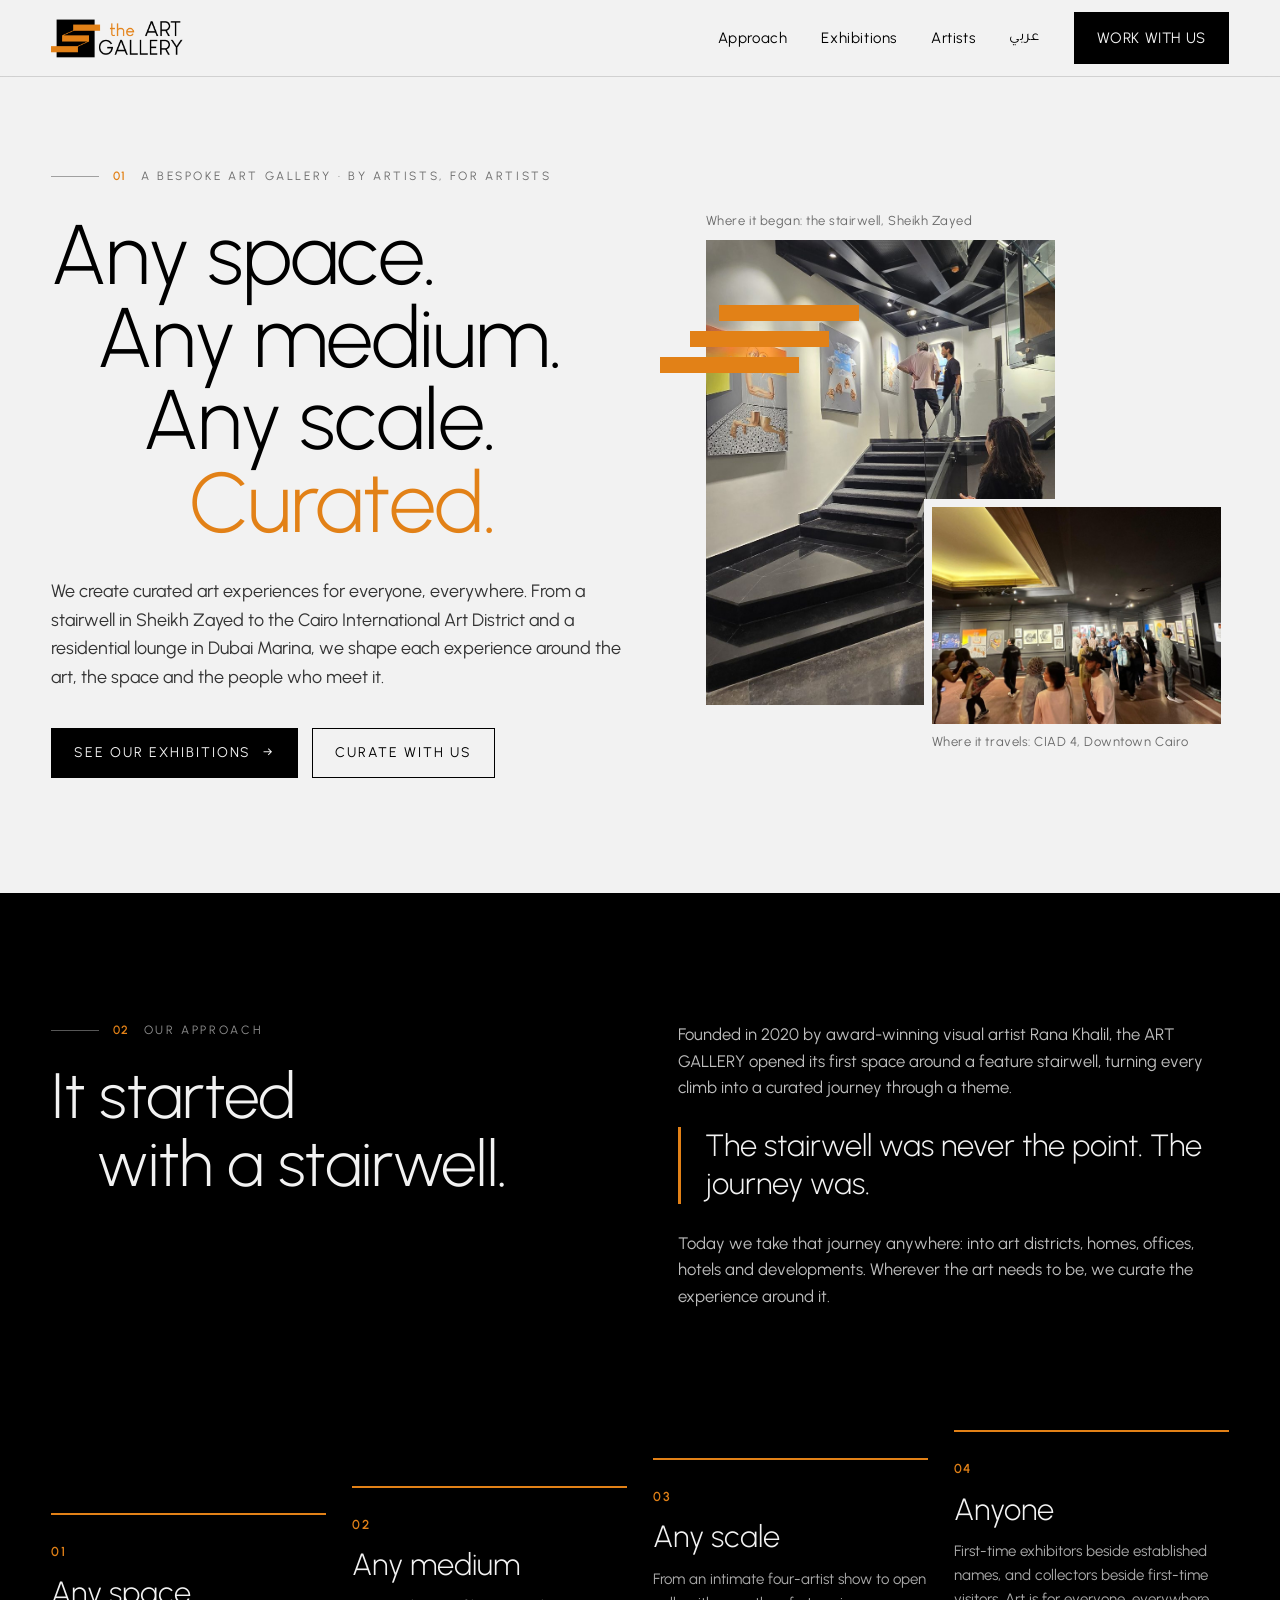
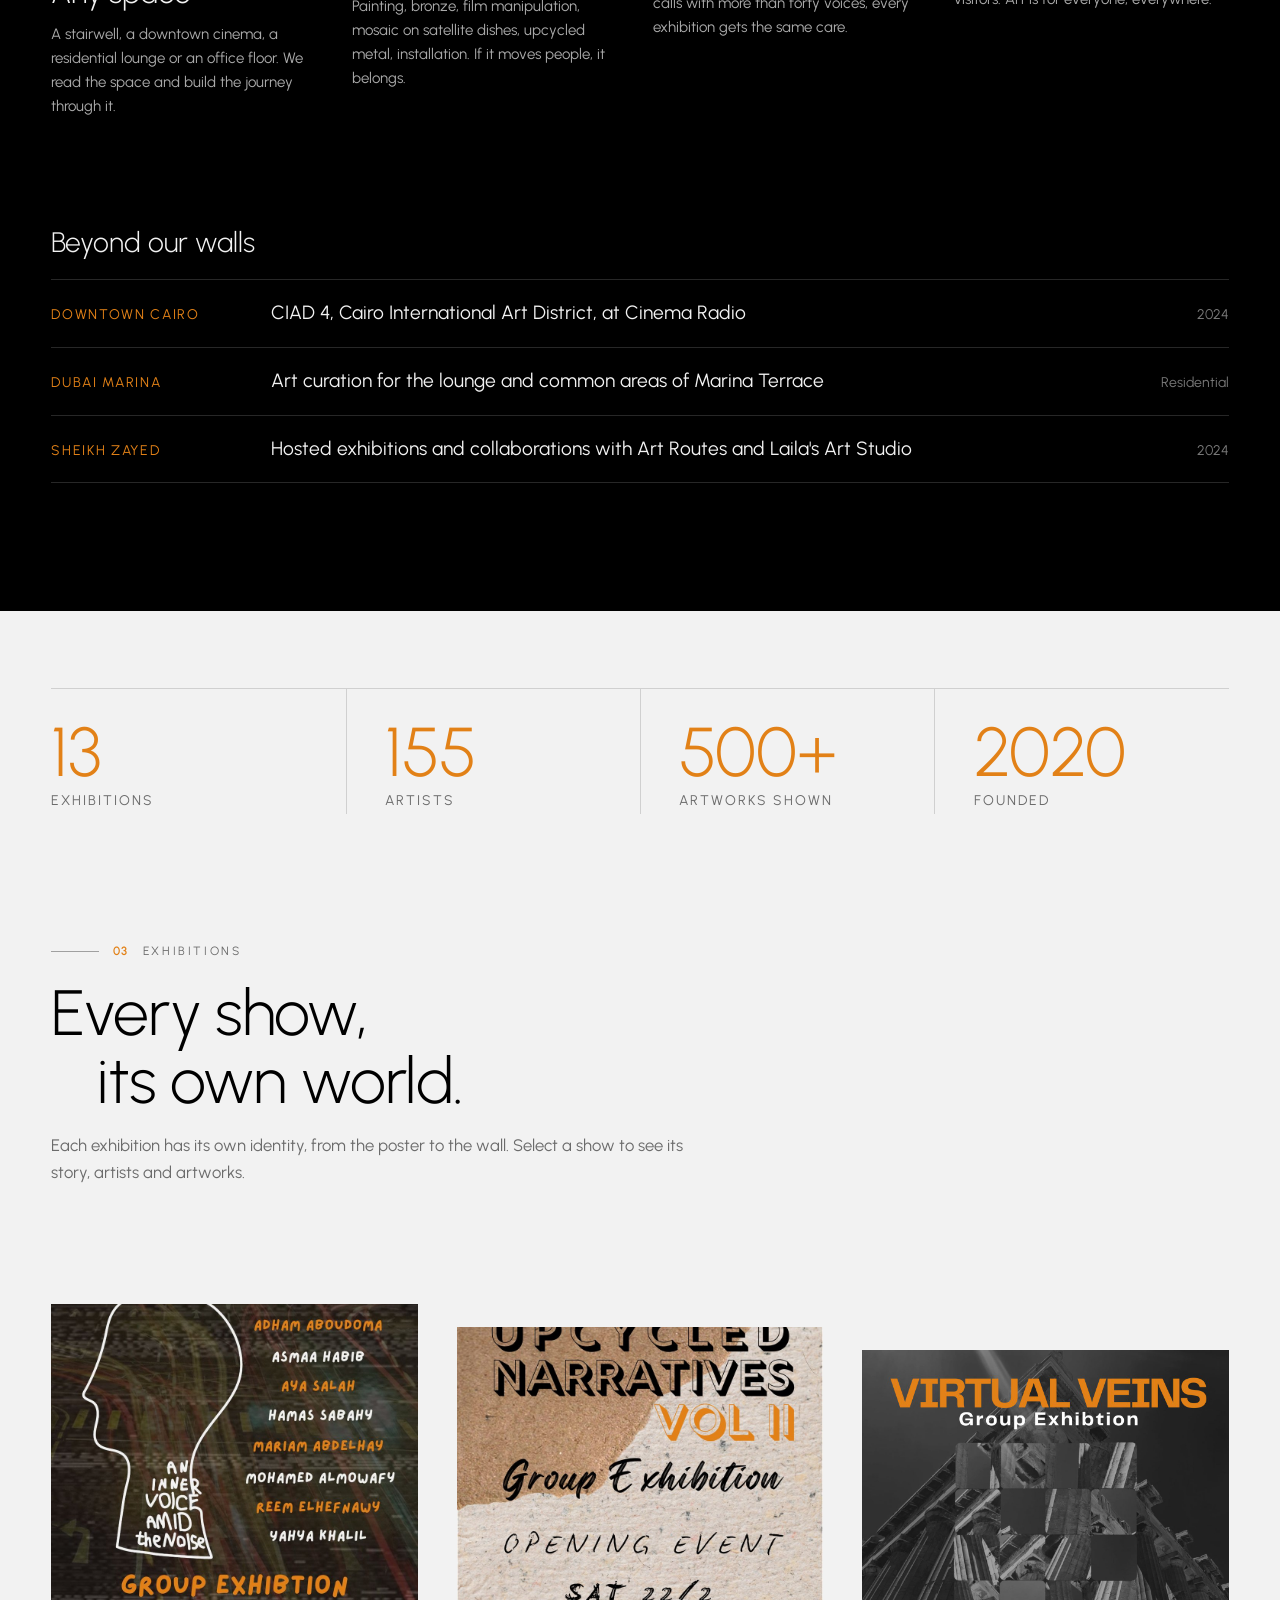
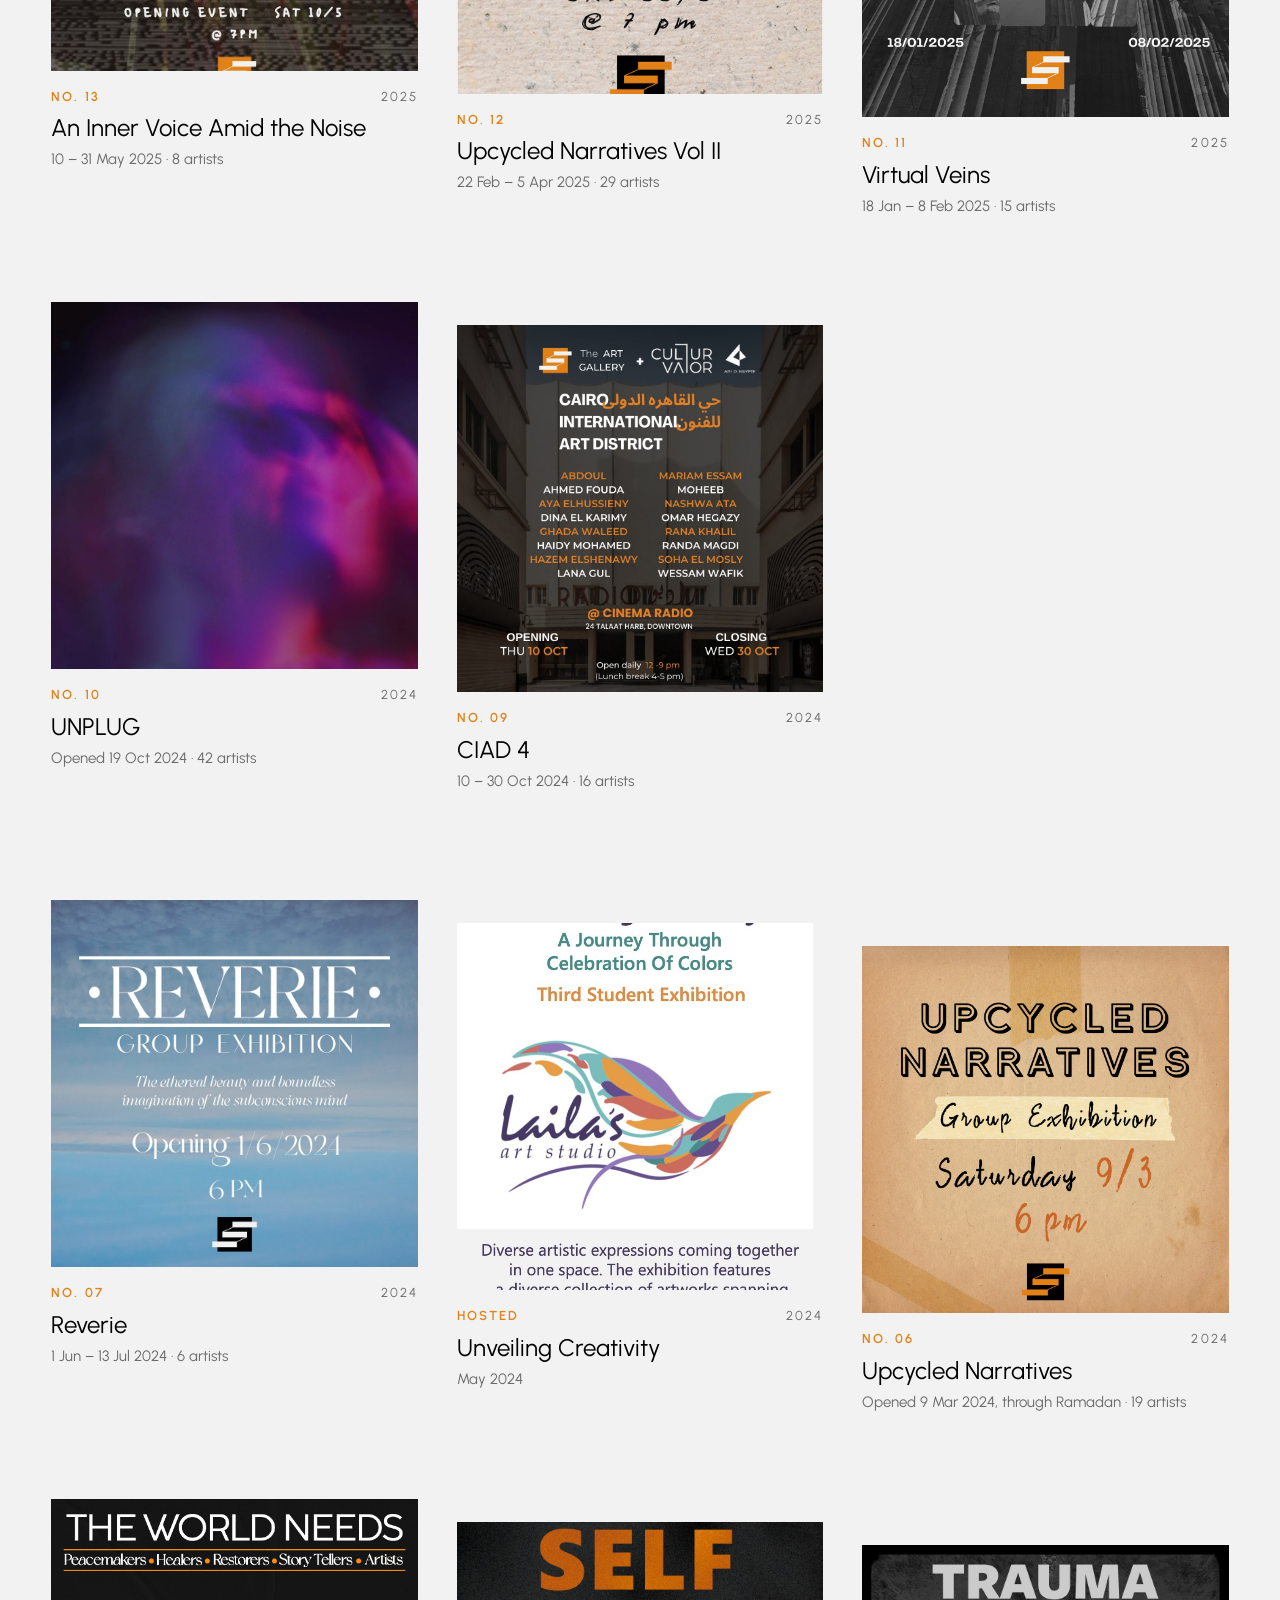
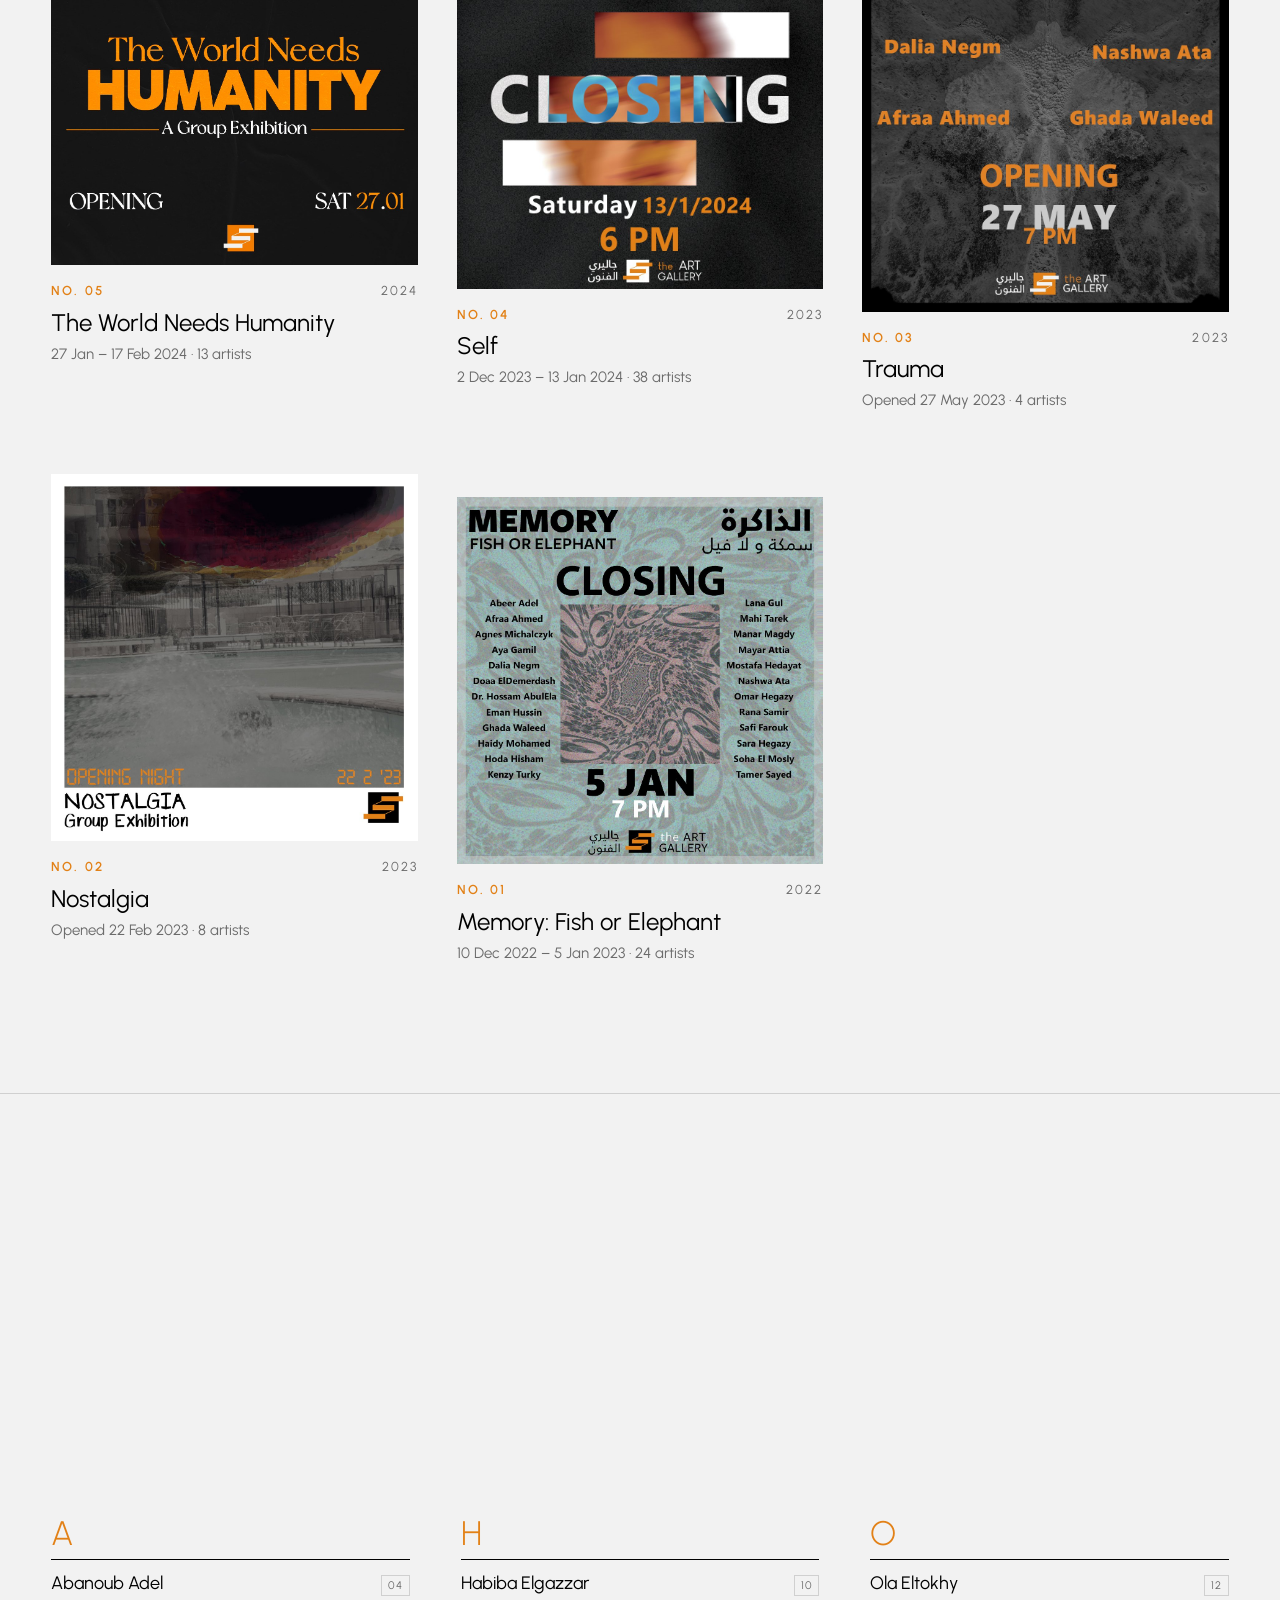
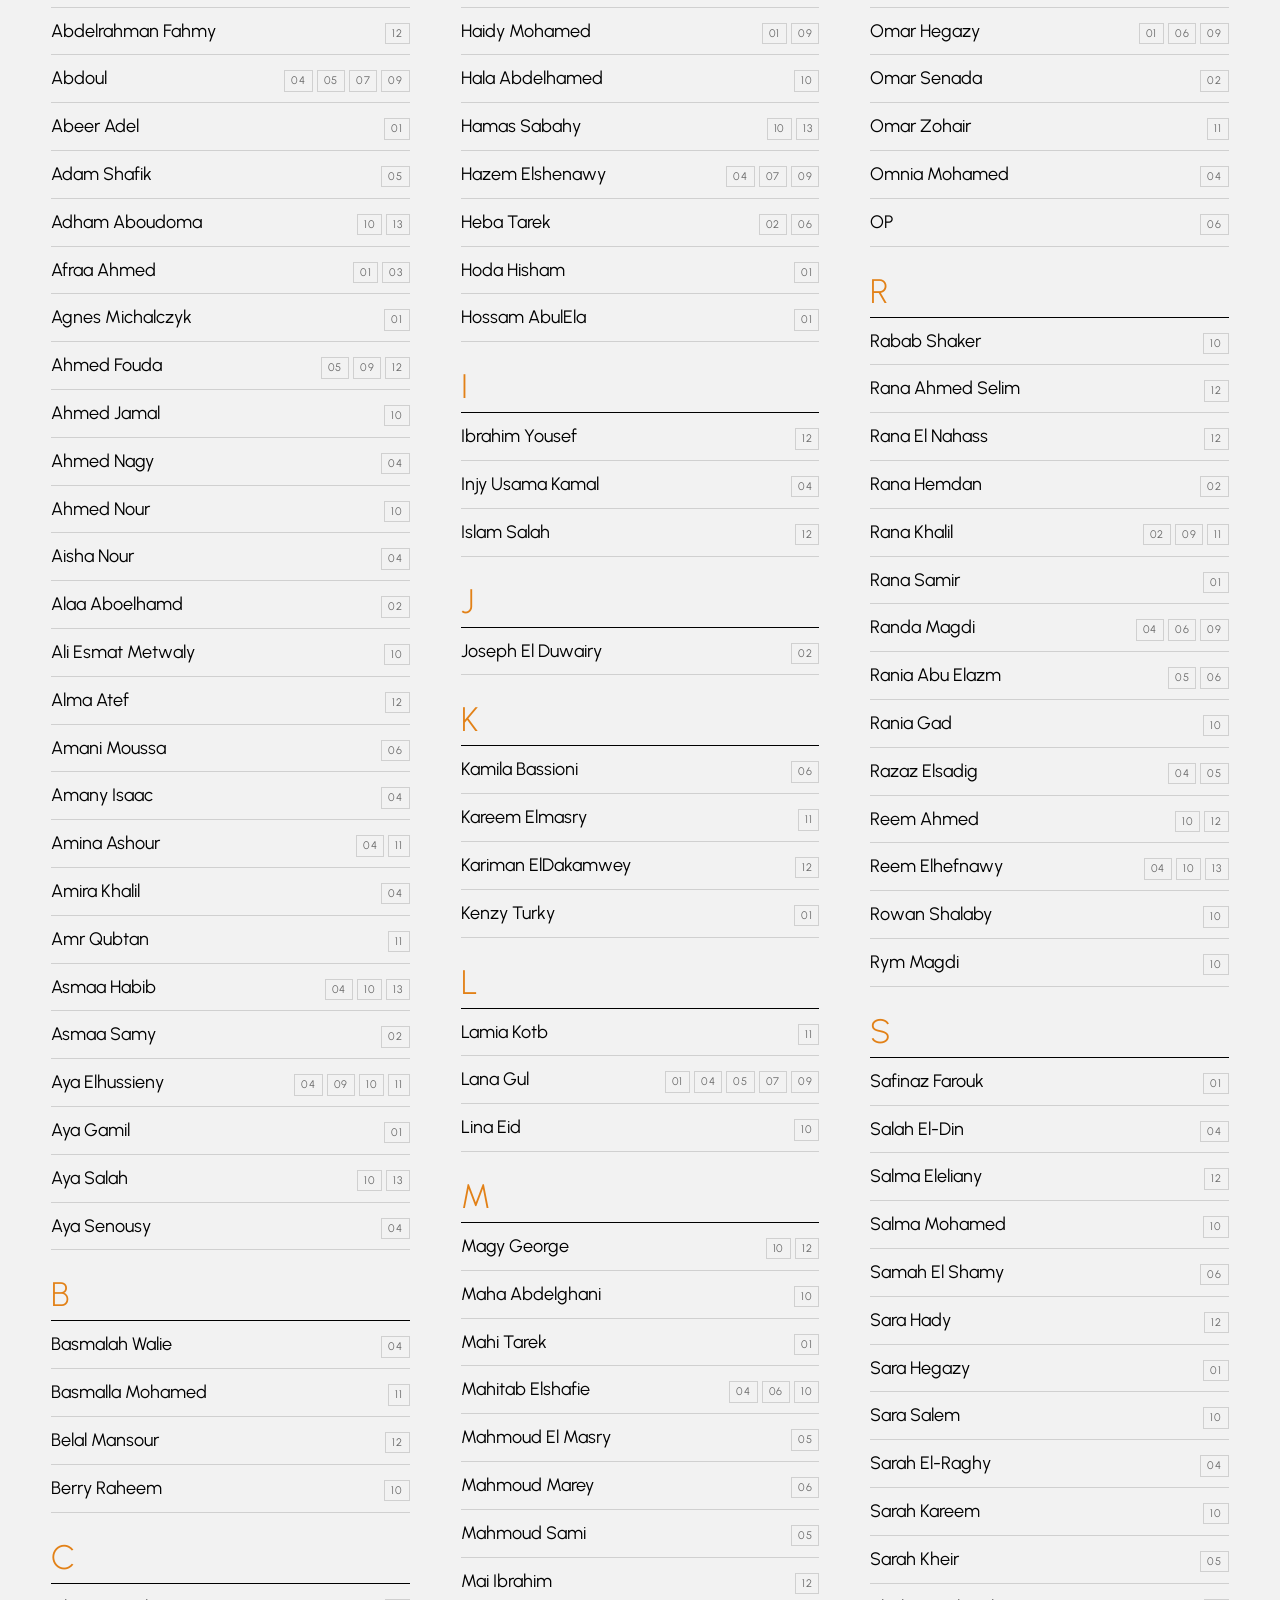
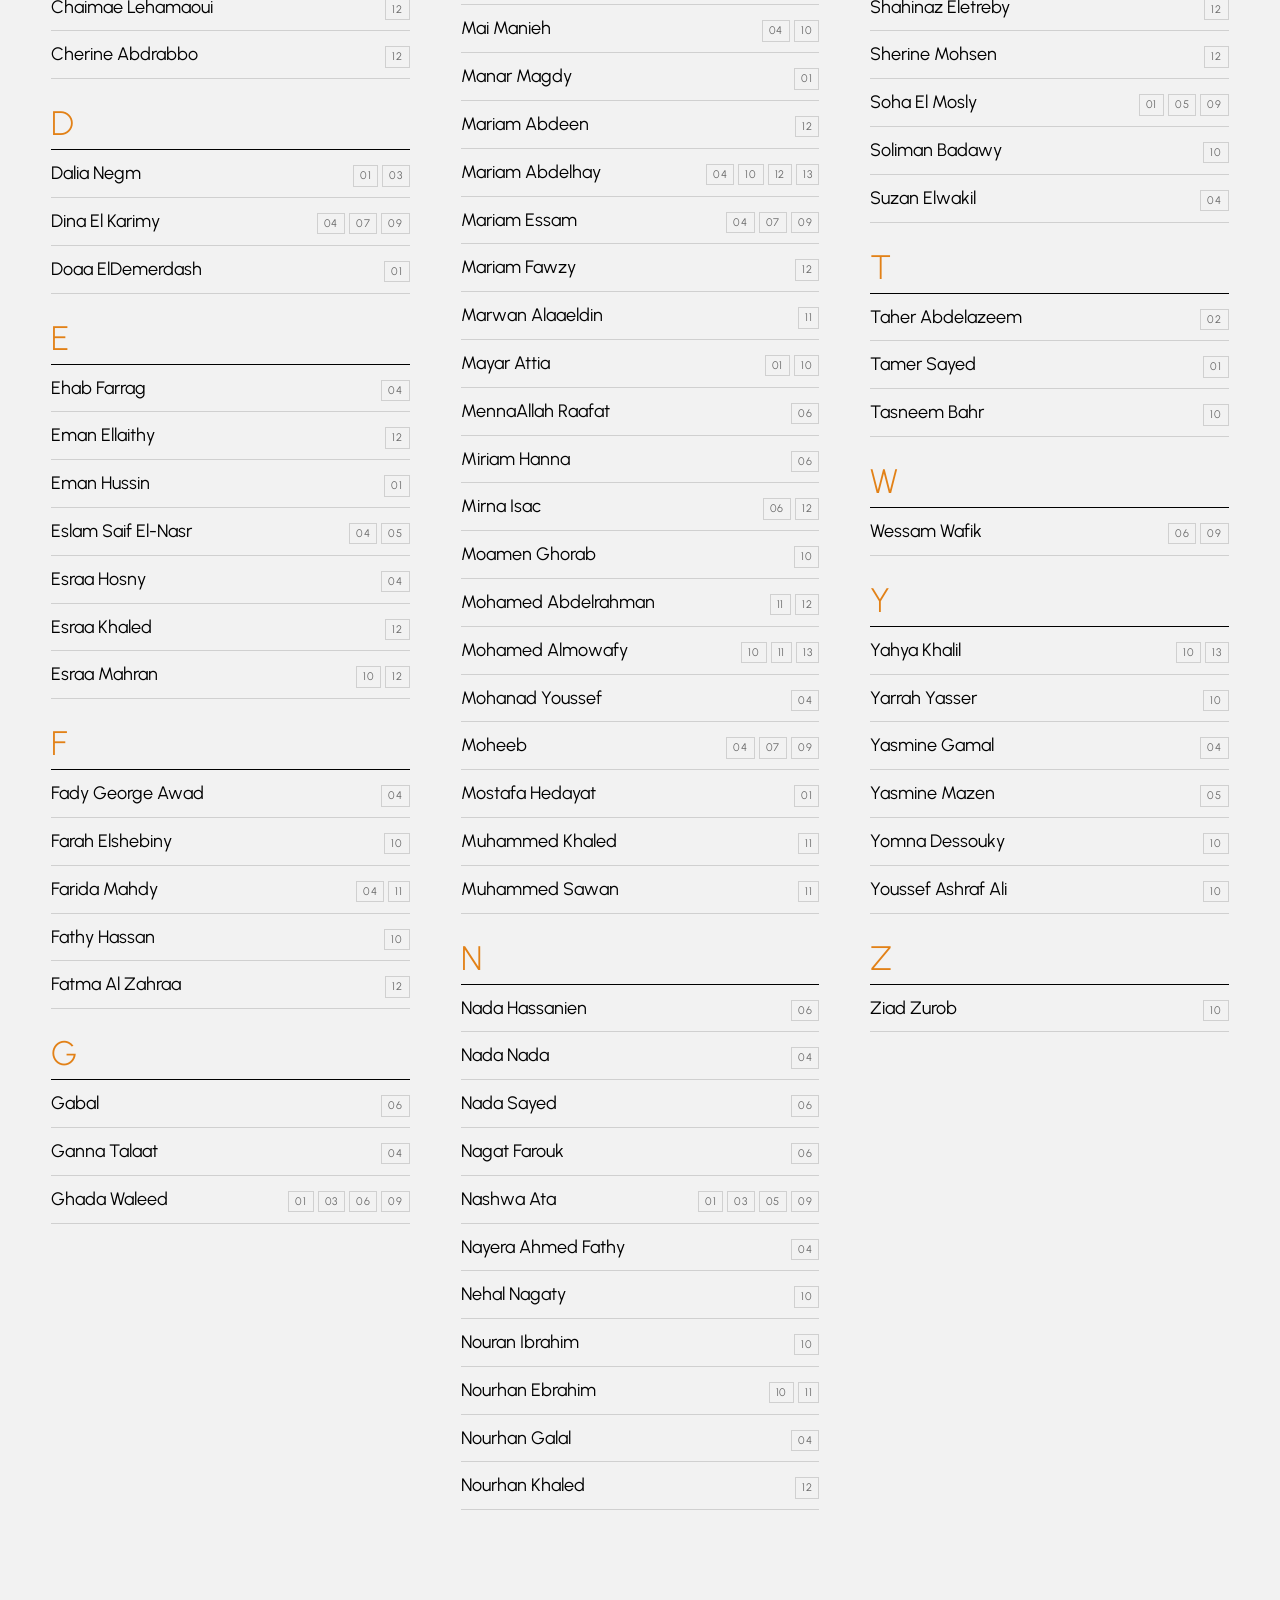
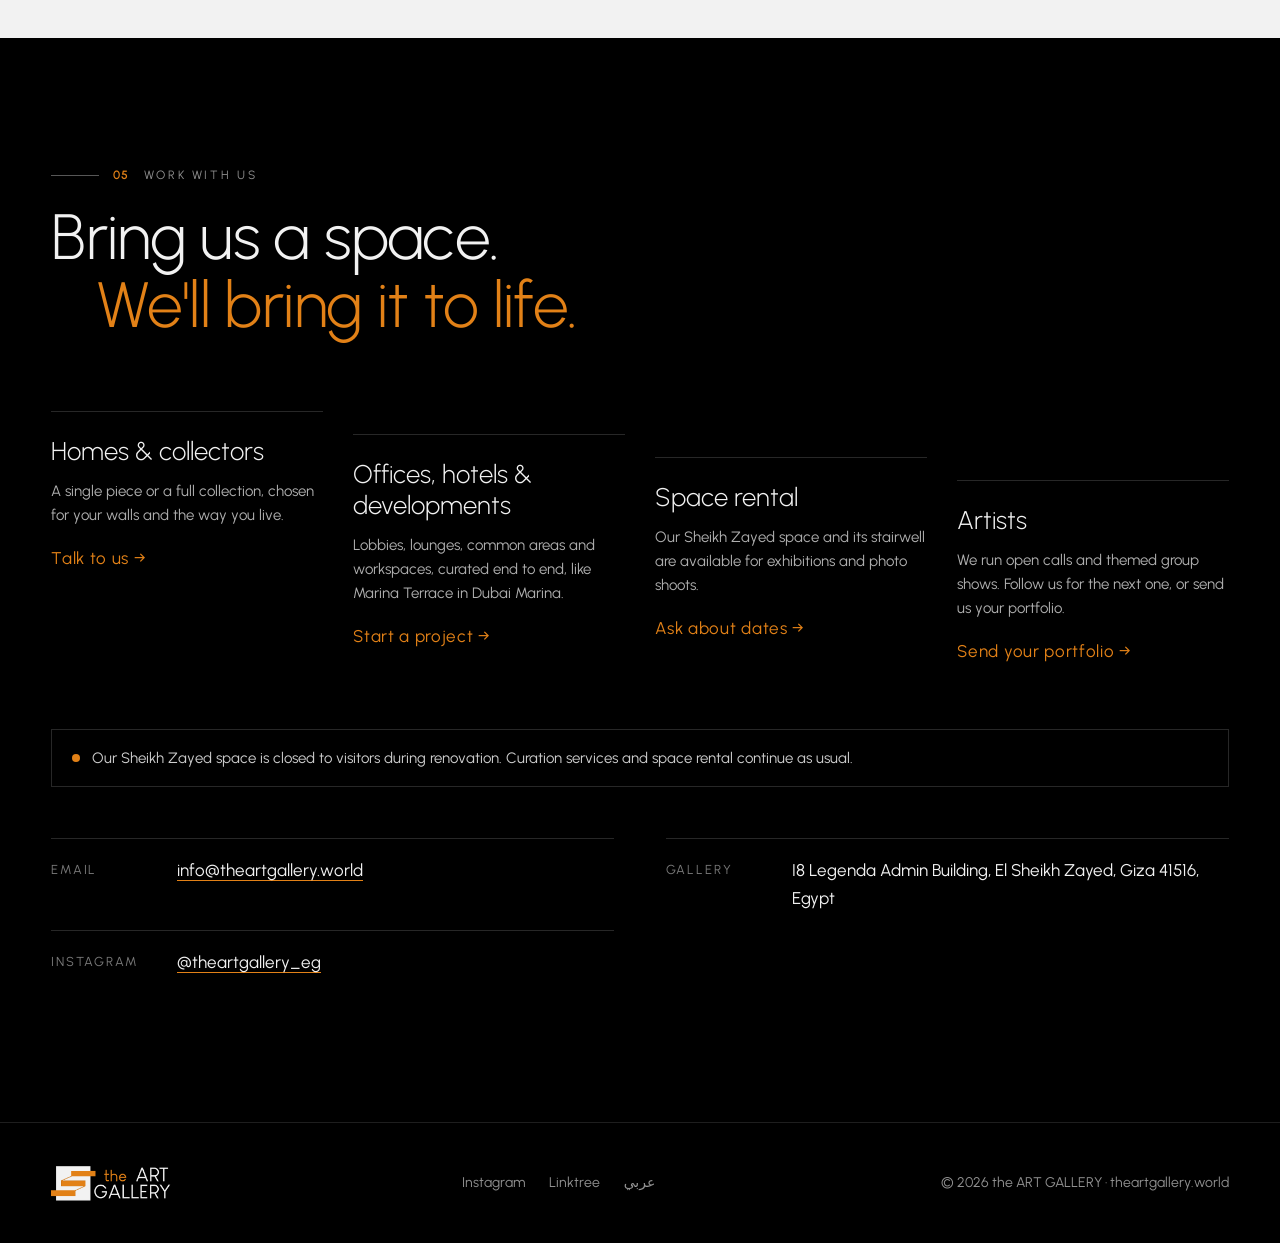
<file: index.html>
<!doctype html>
<html lang="en" dir="ltr">
<head>
  <meta charset="utf-8">
  <meta name="viewport" content="width=device-width, initial-scale=1">
  <title>the ART GALLERY — Curated art experiences, anywhere</title>
  <meta name="description" content="the ART GALLERY is a bespoke art gallery, by artists for artists. We create curated art experiences for everyone, everywhere, whatever the space, the medium or the scale.">
  <meta name="theme-color" content="#000000">
  <link rel="icon" href="assets/mark.svg" type="image/svg+xml">
  <link rel="alternate" hreflang="ar" href="https://theartgallery.world/ar/">
  <link rel="alternate" hreflang="en" href="https://theartgallery.world/">
  <meta property="og:title" content="the ART GALLERY">
  <meta property="og:description" content="Any space. Any medium. Any scale. Curated.">
  <meta property="og:image" content="https://theartgallery.world/assets/img/hero-stairwell.jpg">
  <meta property="og:url" content="https://theartgallery.world/">
  <link rel="preconnect" href="https://fonts.googleapis.com">
  <link rel="preconnect" href="https://fonts.gstatic.com" crossorigin>
  <link href="https://fonts.googleapis.com/css2?family=Tajawal:wght@300;400;500&family=Urbanist:wght@300;400;600&display=swap" rel="stylesheet">
  <link rel="stylesheet" href="styles.css">
</head>
<body data-base="">

<header class="site-header">
  <div class="wrap">
    <a class="brand" href="#top" aria-label="the ART GALLERY, home">
      <img class="logo" src="assets/logo.png" alt="the ART GALLERY" width="900" height="288">
    </a>
    <nav class="nav" id="nav">
      <a href="#approach">Approach</a>
      <a href="#exhibitions">Exhibitions</a>
      <a href="#artists">Artists</a>
      <a class="lang" href="ar/" hreflang="ar" lang="ar">عربي</a>
      <a class="btn" href="#work">Work with us</a>
    </nav>
    <button class="menu-toggle" aria-label="Open menu" aria-expanded="false" aria-controls="nav">
      <span></span><span></span><span></span>
    </button>
  </div>
</header>

<main id="top">

  <!-- 01 — Hero: the message -->
  <section class="hero">
    <div class="wrap">
      <div class="reveal">
        <p class="eyebrow"><span class="level">01</span> A bespoke art gallery · by artists, for artists</p>
        <h1>
          <span>Any space.</span>
          <span>Any medium.</span>
          <span>Any scale.</span>
          <span><em>Curated.</em></span>
        </h1>
        <p class="lede">We create curated art experiences for everyone, everywhere. From a stairwell in Sheikh Zayed to the Cairo International Art District and a residential lounge in Dubai Marina, we shape each experience around the art, the space and the people who meet it.</p>
        <div class="ctas">
          <a class="btn" href="#exhibitions">See our exhibitions <span class="arrow">→</span></a>
          <a class="btn ghost" href="#work">Curate with us</a>
        </div>
      </div>
      <div class="hero-stack reveal">
        <figure class="hero-a">
          <img src="assets/img/hero-stairwell.jpg" alt="A visitor looks at paintings along the gallery's black steel stairwell" width="832" height="1800">
          <figcaption>Where it began: the stairwell, Sheikh Zayed</figcaption>
        </figure>
        <figure class="hero-b">
          <img src="assets/img/ciad-hall.jpg" alt="Visitors moving through a dark-walled exhibition hall at CIAD 4" width="1200" height="900">
          <figcaption>Where it travels: CIAD 4, Downtown Cairo</figcaption>
        </figure>
        <div class="steps" aria-hidden="true"><i></i><i></i><i></i></div>
      </div>
    </div>
  </section>

  <!-- 02 — Approach -->
  <section class="section on-dark" id="approach">
    <div class="wrap">
      <div class="approach-intro">
        <div class="reveal">
          <p class="eyebrow"><span class="level">02</span> Our approach</p>
          <h2 class="display">It started<span>with a stairwell.</span></h2>
        </div>
        <div class="approach-copy reveal">
          <p>Founded in 2020 by award-winning visual artist Rana Khalil, the ART GALLERY opened its first space around a feature stairwell, turning every climb into a curated journey through a theme.</p>
          <p class="pull">The stairwell was never the point. The journey was.</p>
          <p>Today we take that journey anywhere: into art districts, homes, offices, hotels and developments. Wherever the art needs to be, we curate the experience around it.</p>
        </div>
      </div>

      <ol class="pillars">
        <li class="reveal">
          <span class="pnum">01</span>
          <h3>Any space</h3>
          <p>A stairwell, a downtown cinema, a residential lounge or an office floor. We read the space and build the journey through it.</p>
        </li>
        <li class="reveal">
          <span class="pnum">02</span>
          <h3>Any medium</h3>
          <p>Painting, bronze, film manipulation, mosaic on satellite dishes, upcycled metal, installation. If it moves people, it belongs.</p>
        </li>
        <li class="reveal">
          <span class="pnum">03</span>
          <h3>Any scale</h3>
          <p>From an intimate four-artist show to open calls with more than forty voices, every exhibition gets the same care.</p>
        </li>
        <li class="reveal">
          <span class="pnum">04</span>
          <h3>Anyone</h3>
          <p>First-time exhibitors beside established names, and collectors beside first-time visitors. Art is for everyone, everywhere.</p>
        </li>
      </ol>

      <div class="projects reveal">
        <h3 class="projects-title">Beyond our walls</h3>
        <ul>
          <li><span class="p-place">Downtown Cairo</span><span class="p-what">CIAD 4, Cairo International Art District, at Cinema Radio</span><span class="p-when">2024</span></li>
          <li><span class="p-place">Dubai Marina</span><span class="p-what">Art curation for the lounge and common areas of Marina Terrace</span><span class="p-when">Residential</span></li>
          <li><span class="p-place">Sheikh Zayed</span><span class="p-what">Hosted exhibitions and collaborations with Art Routes and Laila's Art Studio</span><span class="p-when">2024</span></li>
        </ul>
      </div>
    </div>
  </section>

  <!-- Numbers -->
  <section class="stats-band">
    <div class="wrap stats">
      <div class="stat reveal"><b data-count="exhibitions">13</b><span>Exhibitions</span></div>
      <div class="stat reveal"><b data-count="artists">170</b><span>Artists</span></div>
      <div class="stat reveal"><b data-count="works">450+</b><span>Artworks shown</span></div>
      <div class="stat reveal"><b>2020</b><span>Founded</span></div>
    </div>
  </section>

  <!-- 03 — Exhibitions -->
  <section class="section" id="exhibitions">
    <div class="wrap">
      <div class="section-head reveal">
        <p class="eyebrow"><span class="level">03</span> Exhibitions</p>
        <h2 class="display">Every show,<span>its own world.</span></h2>
        <p class="section-lede">Each exhibition has its own identity, from the poster to the wall. Select a show to see its story, artists and artworks.</p>
      </div>
      <div class="archive" id="archive"></div>
    </div>
  </section>

  <!-- 04 — Artists -->
  <section class="section artists" id="artists">
    <div class="wrap">
      <div class="artists-head">
        <div class="section-head reveal">
          <p class="eyebrow"><span class="level">04</span> Artists</p>
          <h2 class="display">Artists from all<span>walks of life.</span></h2>
          <p class="section-lede"><b data-count="artists">—</b> artists have shown with us. Select a name for their bio and works; the numbers are the exhibitions they took part in.</p>
        </div>
        <label class="search reveal">
          <span class="visually-hidden">Search artists</span>
          <input id="artist-search" type="search" placeholder="Search artists" autocomplete="off">
        </label>
      </div>
      <div class="az" id="az" aria-label="Artists A to Z"></div>
      <p class="empty" id="artist-empty" hidden>No artist matches that name.</p>
    </div>
  </section>

  <!-- 05 — Work with us -->
  <section class="section on-dark" id="work">
    <div class="wrap">
      <div class="section-head reveal">
        <p class="eyebrow"><span class="level">05</span> Work with us</p>
        <h2 class="display">Bring us a space.<span><em>We'll bring it to life.</em></span></h2>
      </div>
      <div class="audiences">
        <article class="reveal">
          <h3>Homes &amp; collectors</h3>
          <p>A single piece or a full collection, chosen for your walls and the way you live.</p>
          <a href="mailto:info@theartgallery.world?subject=Art%20for%20my%20home">Talk to us →</a>
        </article>
        <article class="reveal">
          <h3>Offices, hotels &amp; developments</h3>
          <p>Lobbies, lounges, common areas and workspaces, curated end to end, like Marina Terrace in Dubai Marina.</p>
          <a href="mailto:info@theartgallery.world?subject=Curation%20project">Start a project →</a>
        </article>
        <article class="reveal">
          <h3>Space rental</h3>
          <p>Our Sheikh Zayed space and its stairwell are available for exhibitions and photo shoots.</p>
          <a href="mailto:info@theartgallery.world?subject=Space%20rental">Ask about dates →</a>
        </article>
        <article class="reveal">
          <h3>Artists</h3>
          <p>We run open calls and themed group shows. Follow us for the next one, or send us your portfolio.</p>
          <a href="mailto:info@theartgallery.world?subject=Portfolio">Send your portfolio →</a>
        </article>
      </div>

      <p class="status reveal"><span class="dot" aria-hidden="true"></span> Our Sheikh Zayed space is closed to visitors during renovation. Curation services and space rental continue as usual.</p>

      <dl class="contact-list reveal">
        <div><dt>Email</dt><dd><a href="mailto:info@theartgallery.world">info@theartgallery.world</a></dd></div>
        <div><dt>Gallery</dt><dd>I8 Legenda Admin Building, El Sheikh Zayed, Giza 41516, Egypt</dd></div>
        <div><dt>Instagram</dt><dd><a href="https://www.instagram.com/theartgallery_eg/">@theartgallery_eg</a></dd></div>
      </dl>
    </div>
  </section>

</main>

<footer class="site-footer">
  <div class="wrap">
    <a class="brand" href="#top" aria-label="the ART GALLERY, back to top">
      <img class="logo" src="assets/logo-light.png" alt="the ART GALLERY" width="900" height="288">
    </a>
    <nav aria-label="Social">
      <a href="https://www.instagram.com/theartgallery_eg/">Instagram</a>
      <a href="https://linktr.ee/theartgallery_eg">Linktree</a>
      <a href="ar/" hreflang="ar" lang="ar">عربي</a>
    </nav>
    <span>© <span id="year">2026</span> the ART GALLERY · theartgallery.world</span>
  </div>
</footer>

<dialog class="dlg" id="dialog" aria-label="Details">
  <button class="close" type="button" aria-label="Close">×</button>
  <div class="dlg-body"></div>
</dialog>

<script src="assets/data.js"></script>
<script src="assets/works.js"></script>
<script src="assets/app.js"></script>
</body>
</html>
</file>
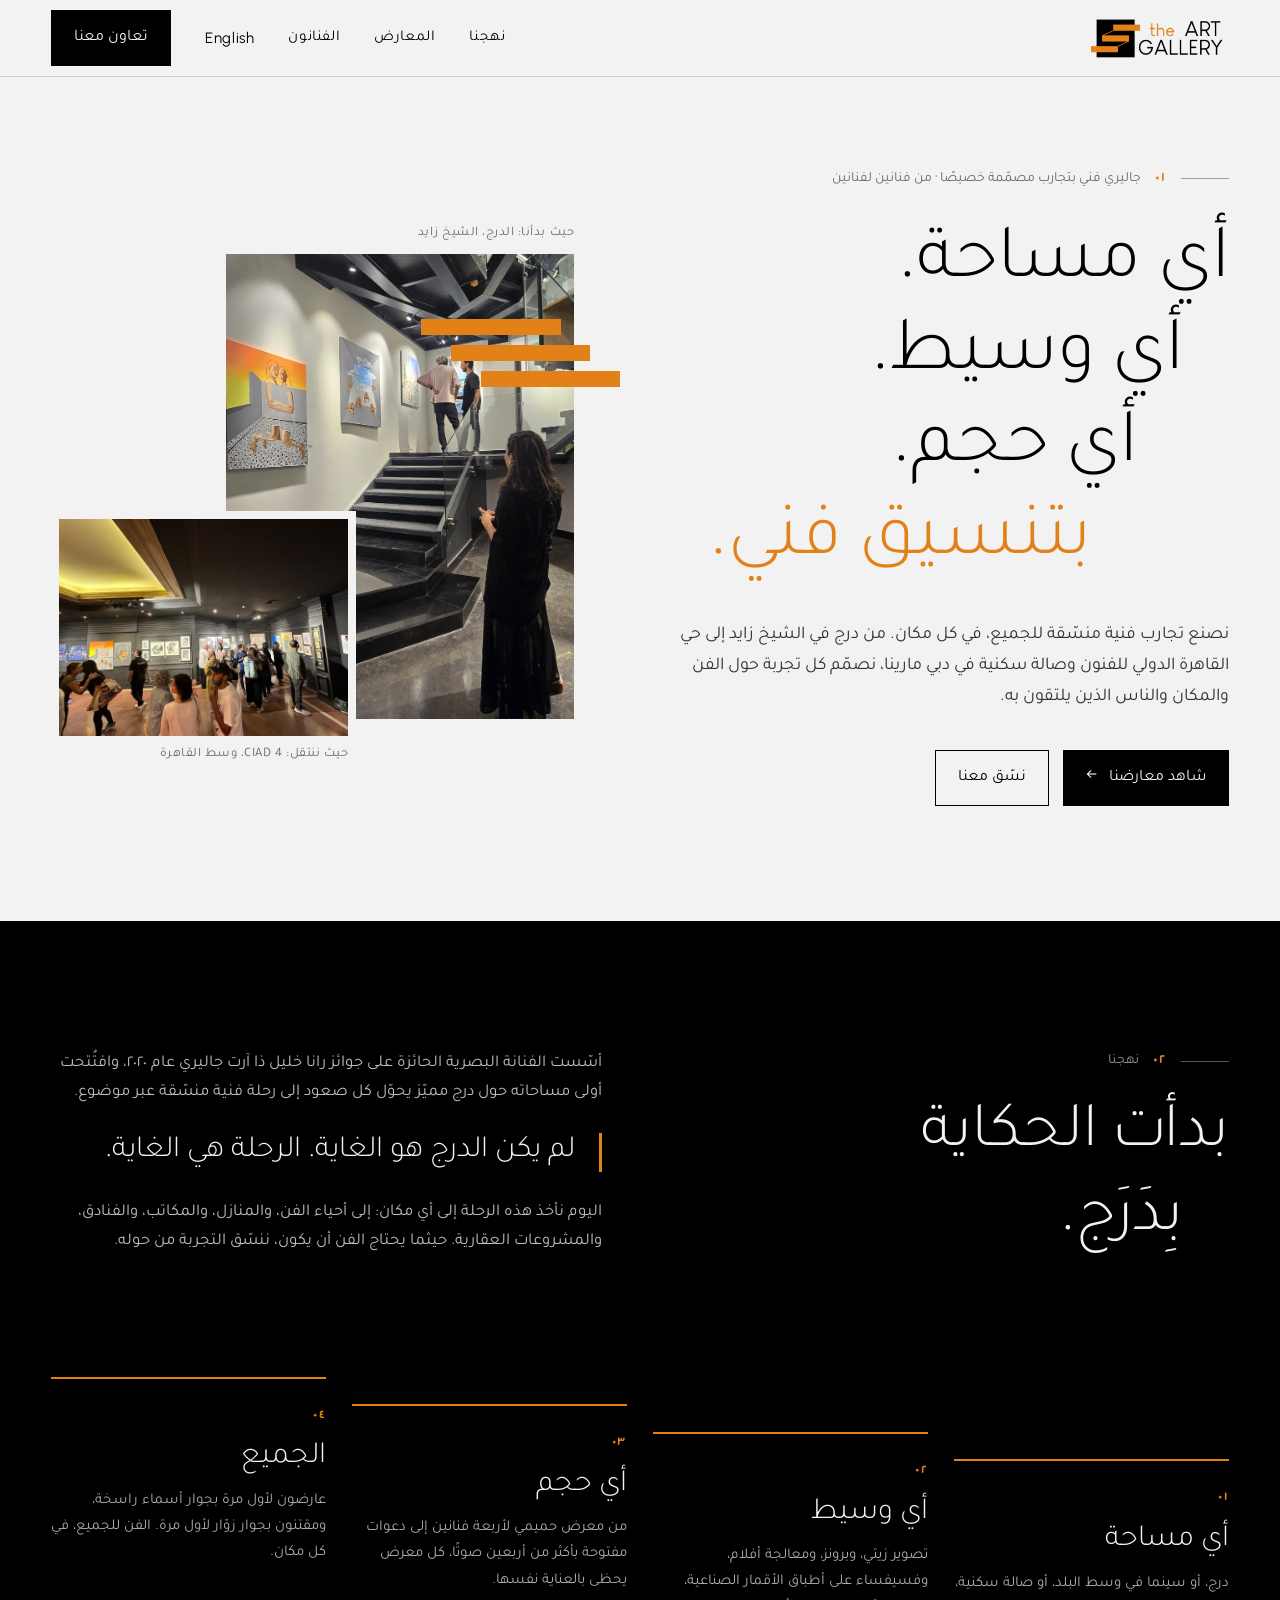
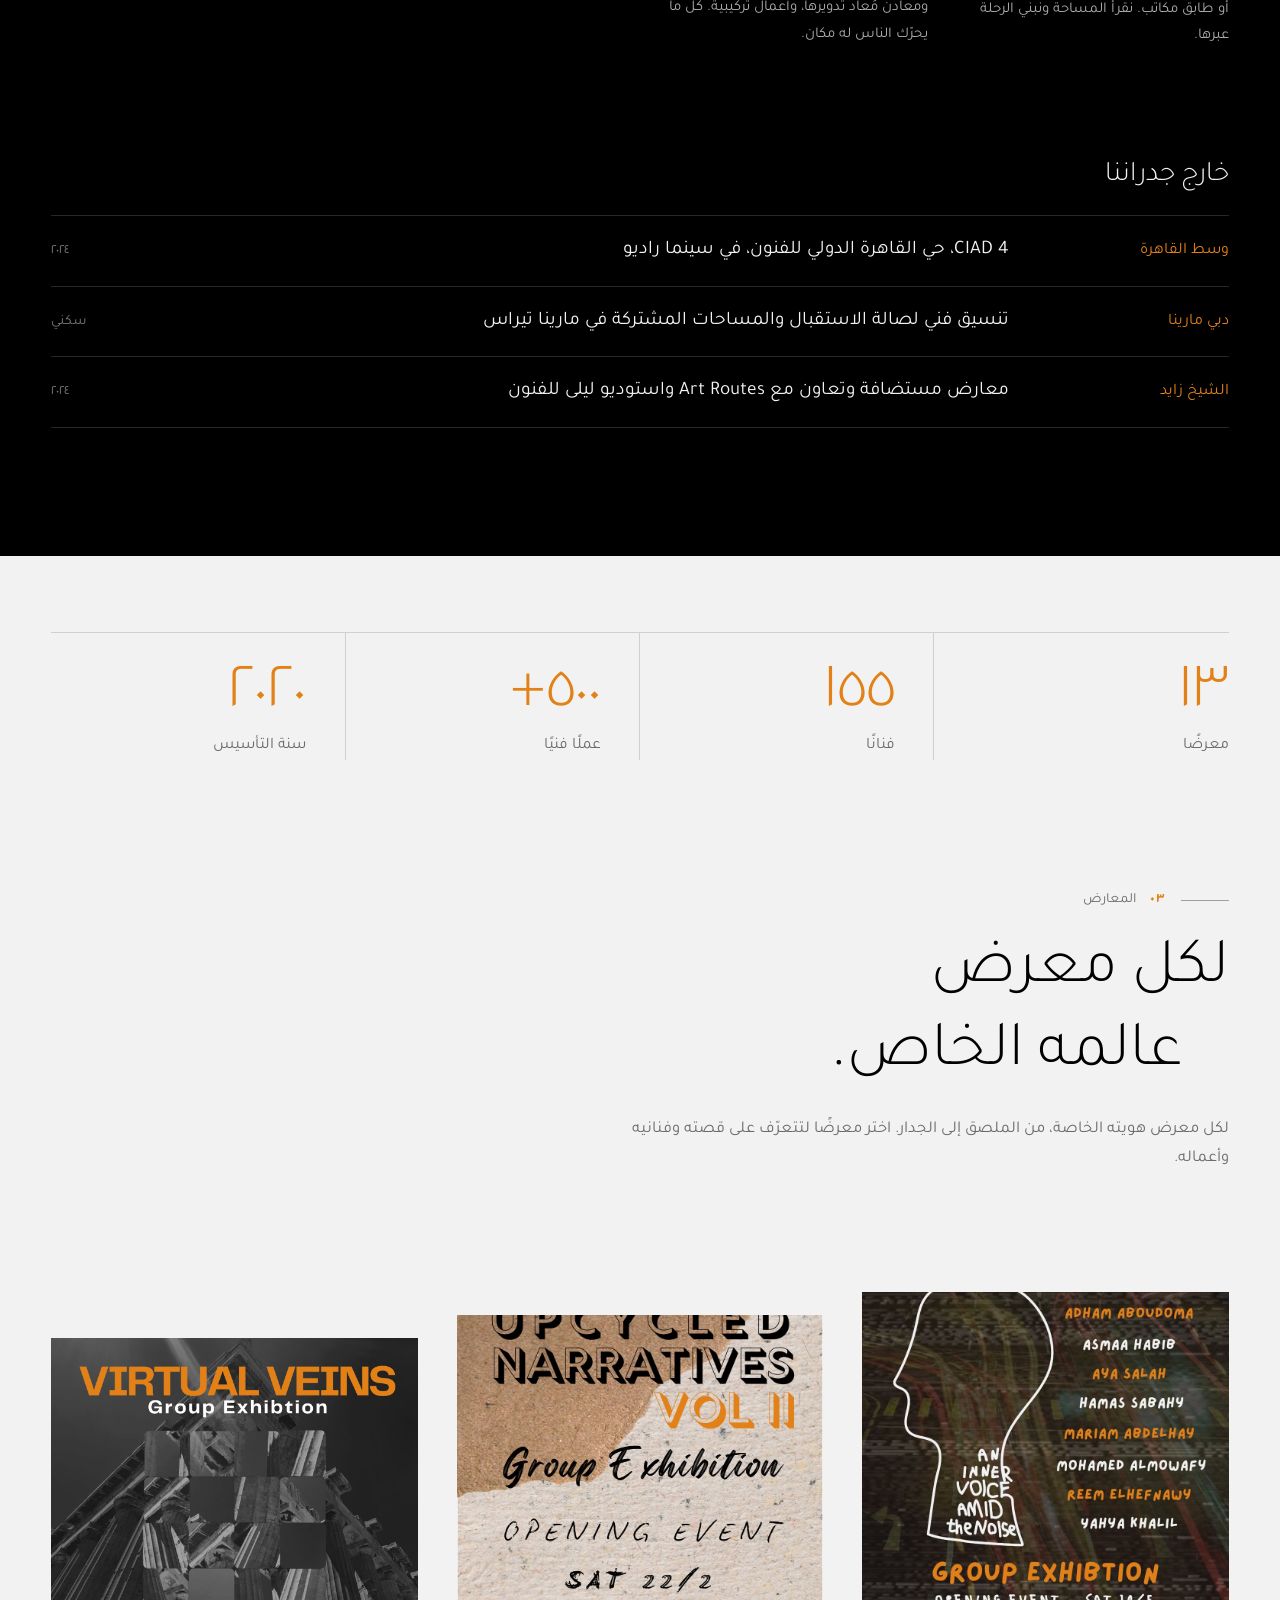
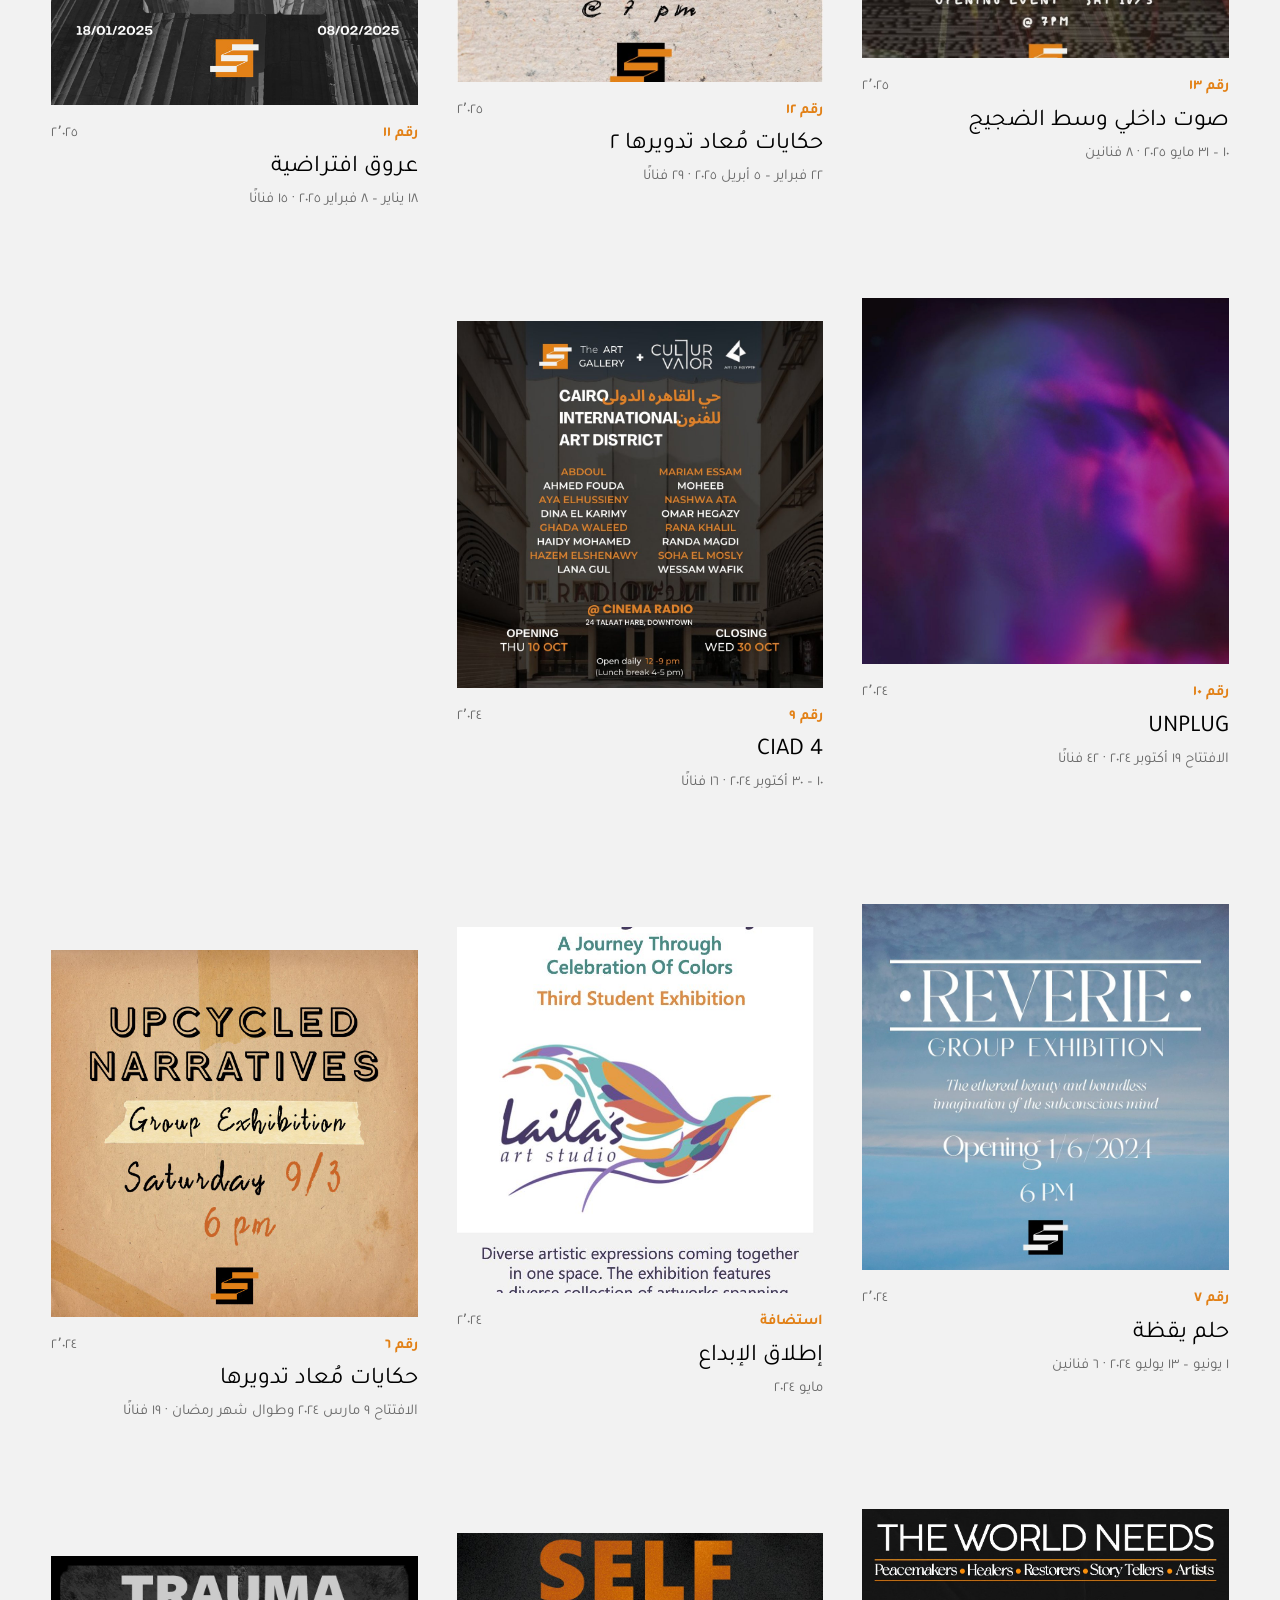
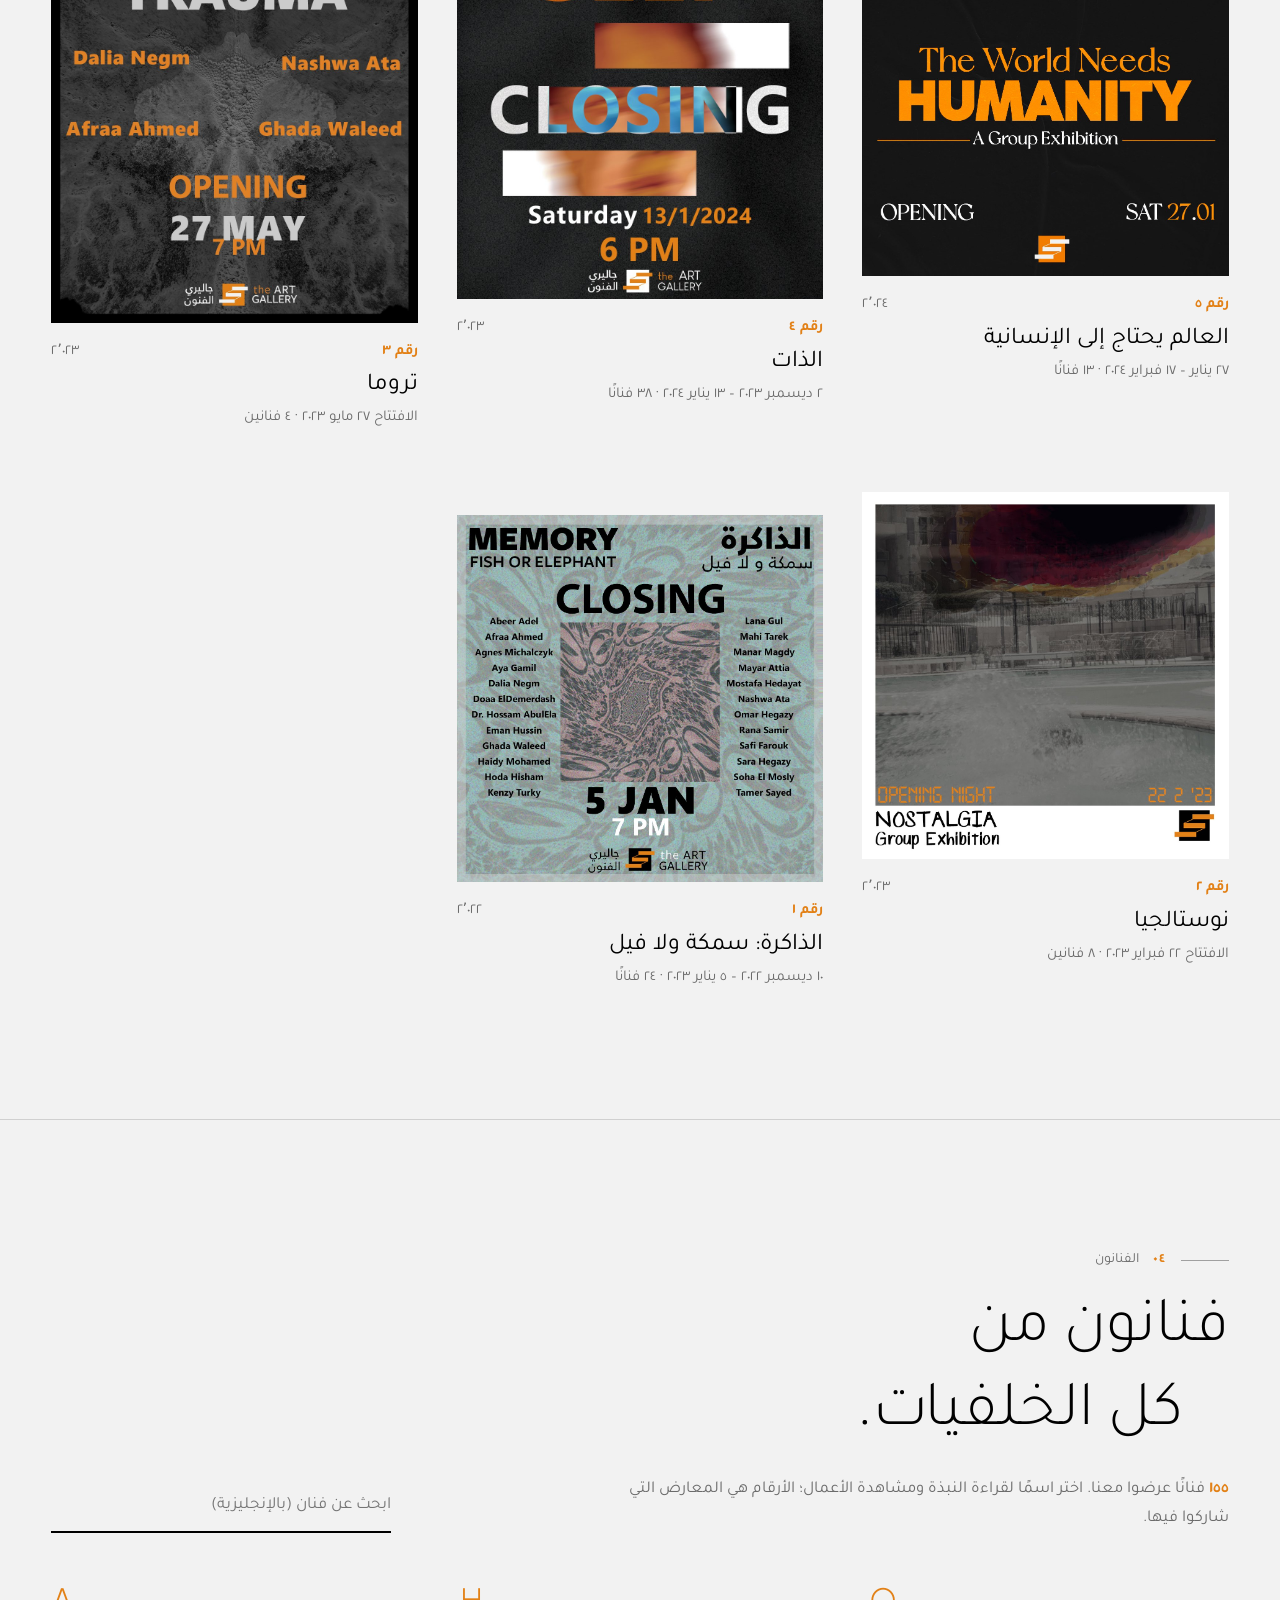
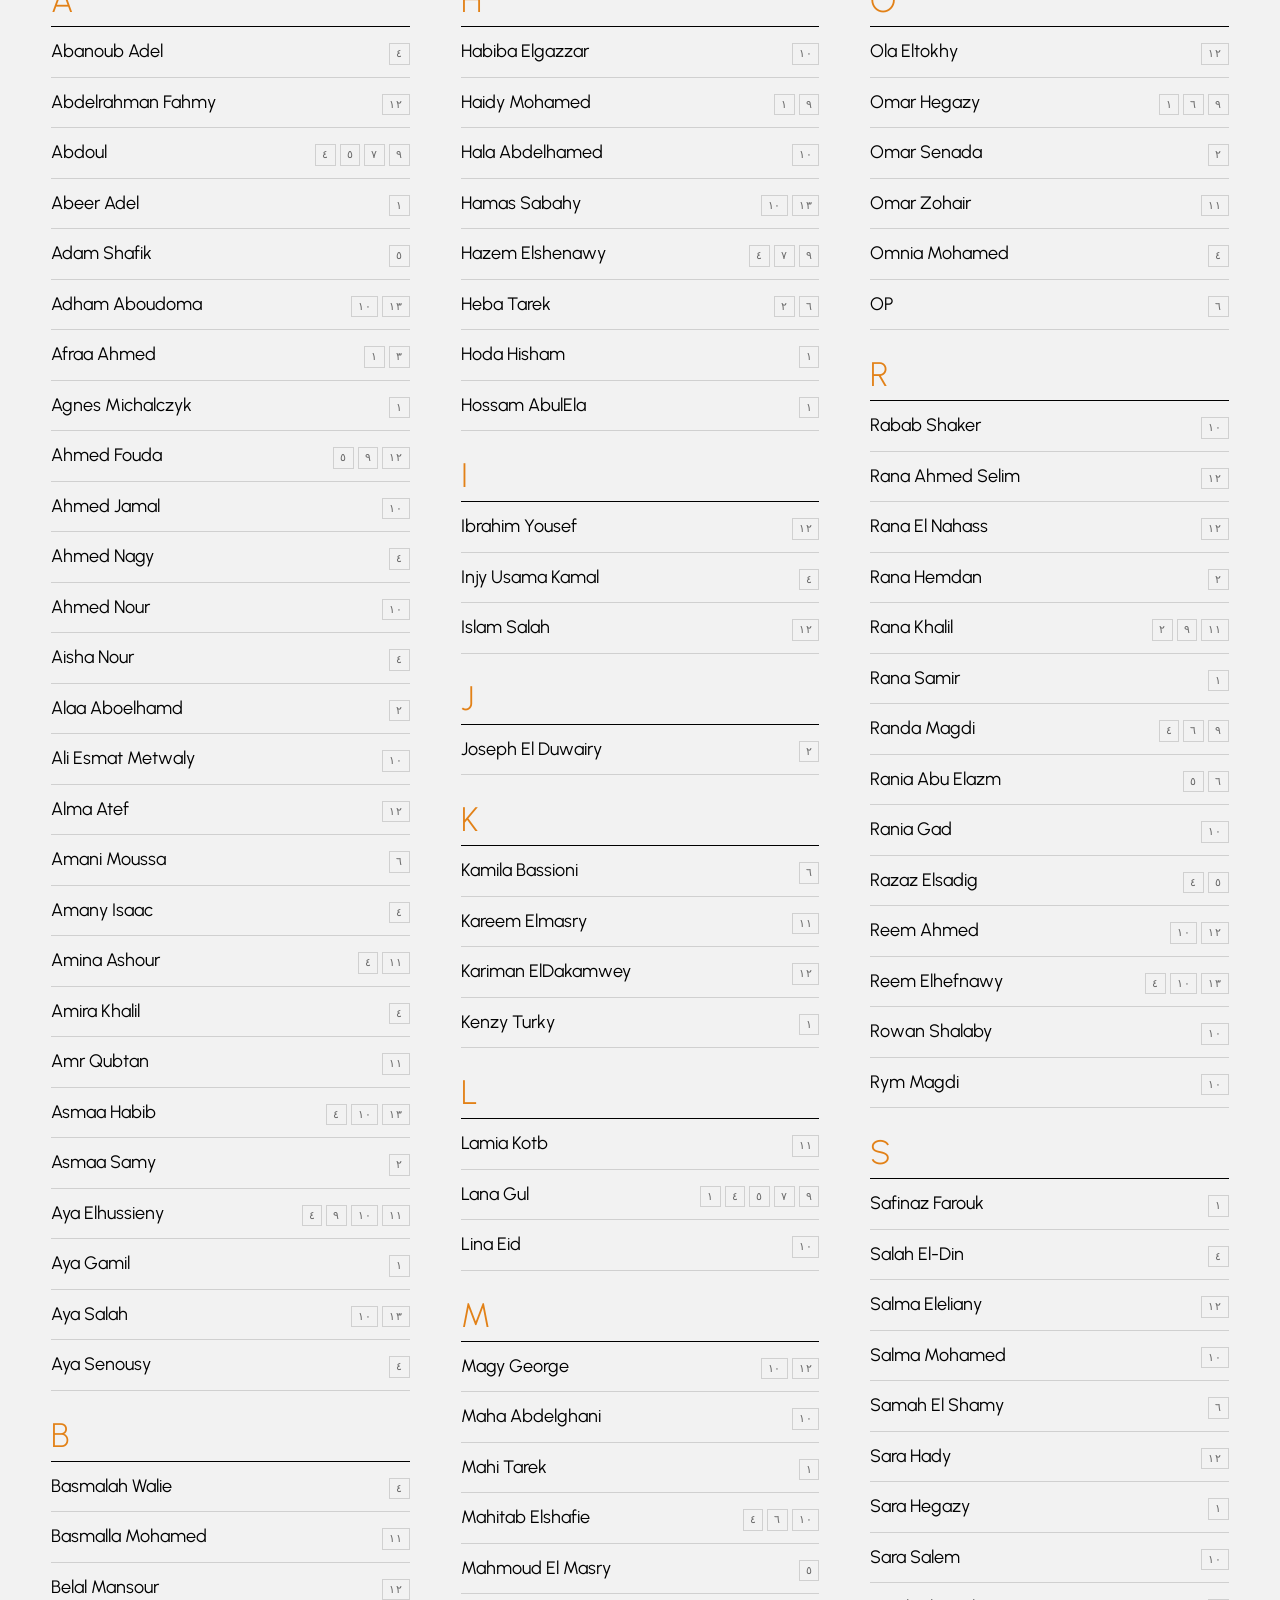
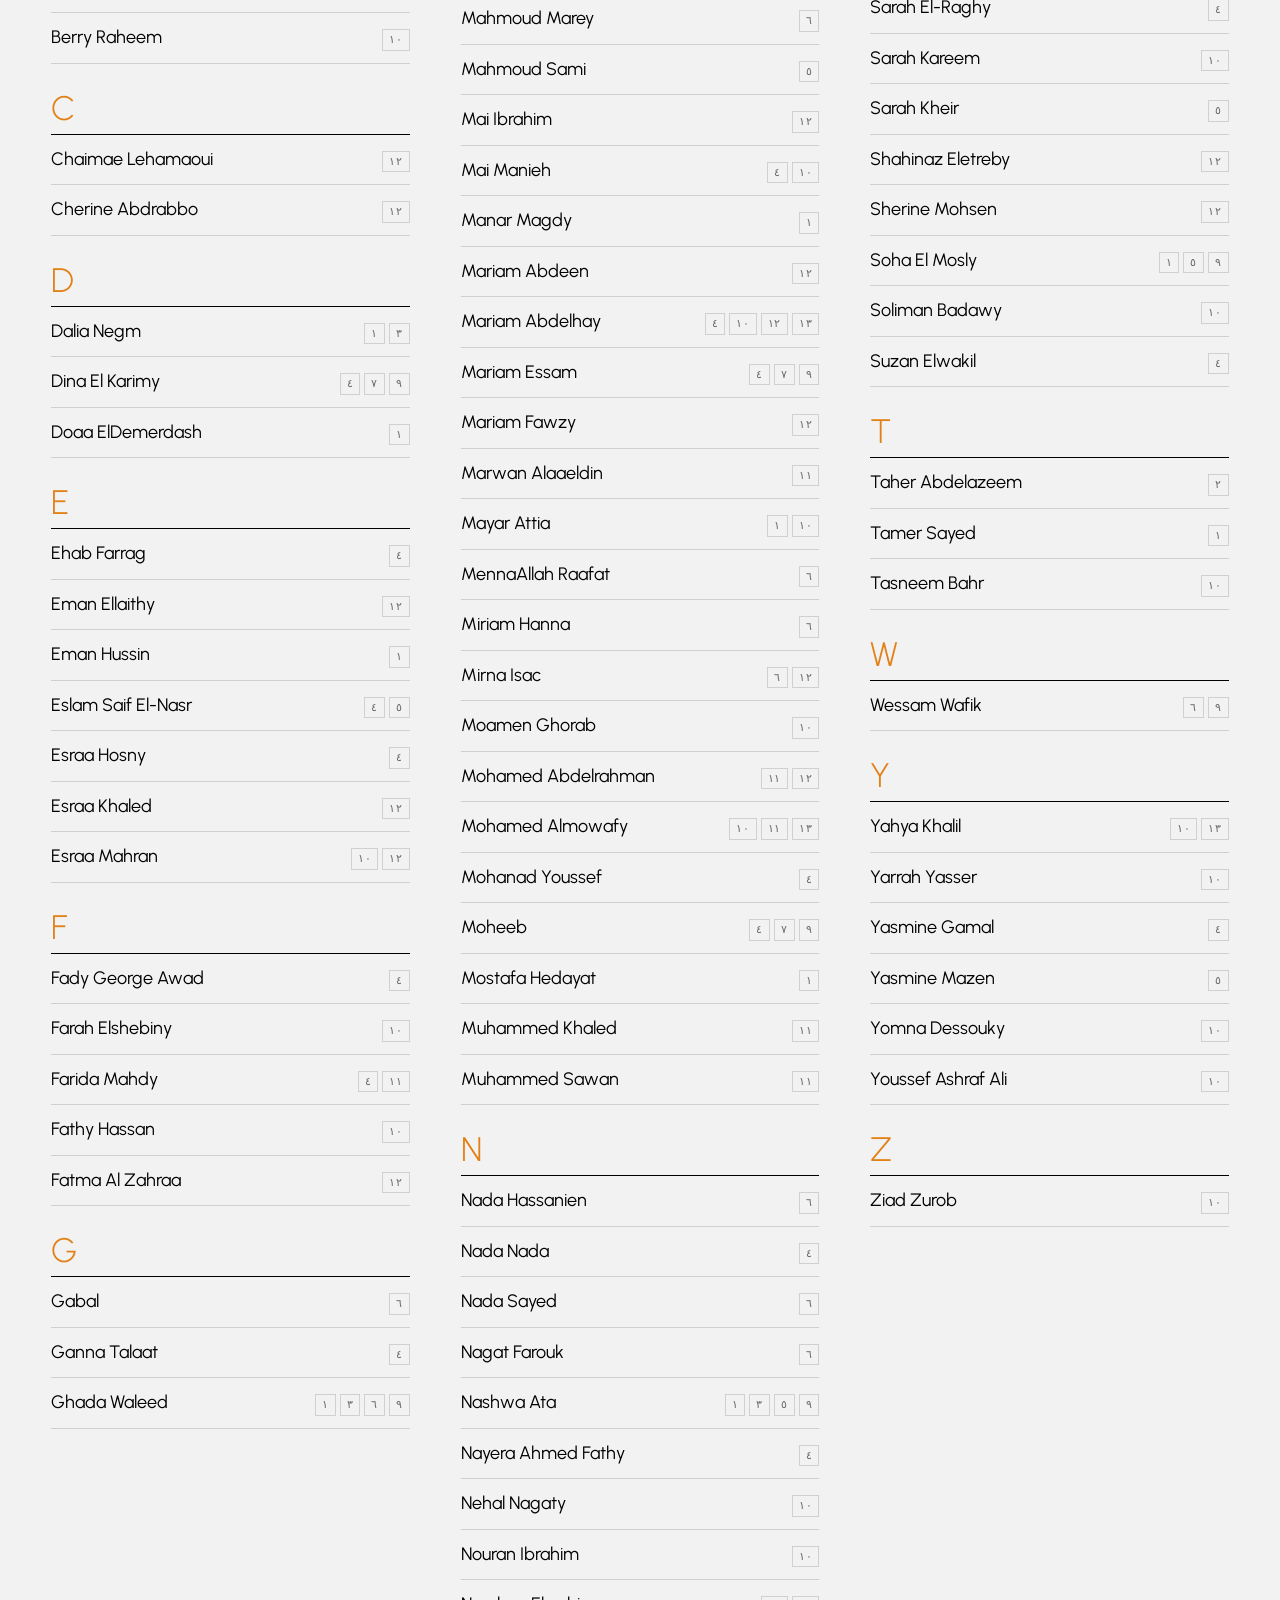
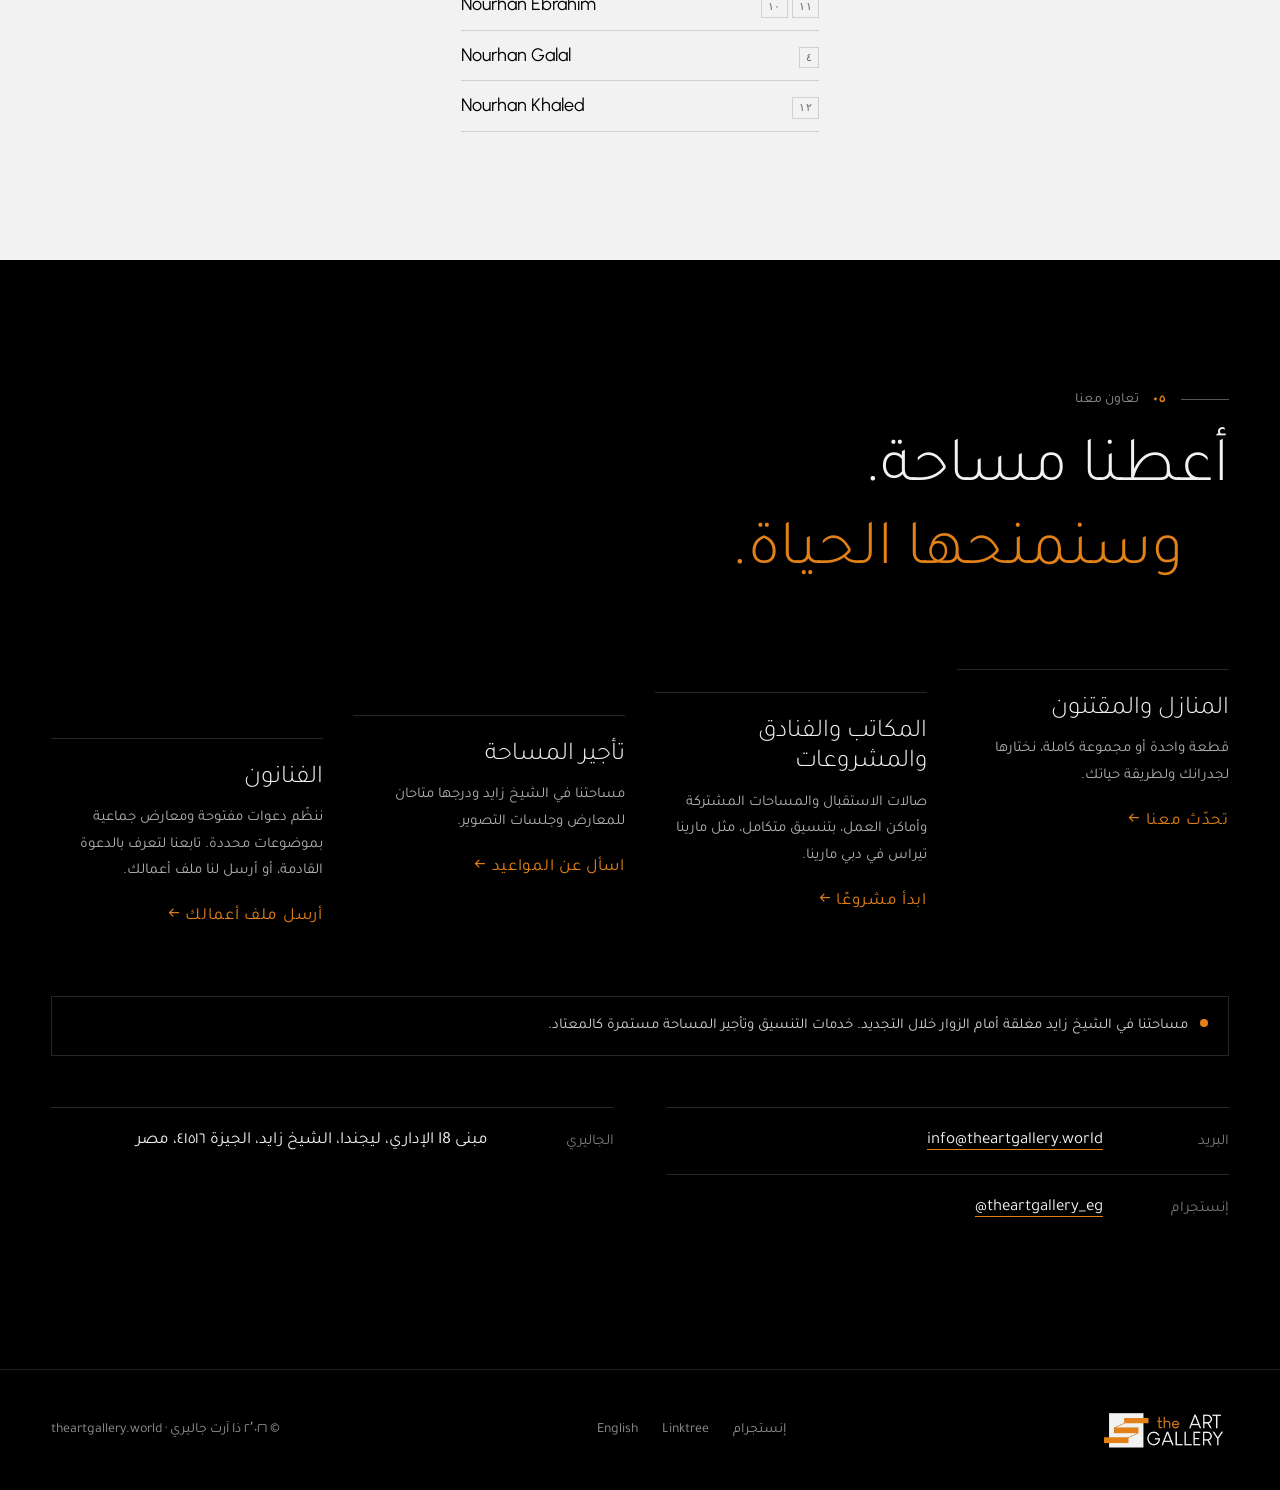
<file: ar/index.html>
<!doctype html>
<html lang="ar" dir="rtl">
<head>
  <meta charset="utf-8">
  <meta name="viewport" content="width=device-width, initial-scale=1">
  <title>ذا آرت جاليري — تجارب فنية منسّقة في أي مكان</title>
  <meta name="description" content="ذا آرت جاليري جاليري فني بتجارب مصمّمة خصيصًا، من فنانين لفنانين. نصنع تجارب فنية منسّقة للجميع وفي كل مكان، مهما كانت المساحة أو الوسيط أو الحجم.">
  <meta name="theme-color" content="#000000">
  <link rel="icon" href="../assets/mark.svg" type="image/svg+xml">
  <link rel="alternate" hreflang="en" href="https://theartgallery.world/">
  <link rel="alternate" hreflang="ar" href="https://theartgallery.world/ar/">
  <meta property="og:title" content="ذا آرت جاليري">
  <meta property="og:description" content="أي مساحة. أي وسيط. أي حجم. بتنسيق فني.">
  <meta property="og:image" content="https://theartgallery.world/assets/img/hero-stairwell.jpg">
  <meta property="og:url" content="https://theartgallery.world/ar/">
  <meta property="og:locale" content="ar_EG">
  <link rel="preconnect" href="https://fonts.googleapis.com">
  <link rel="preconnect" href="https://fonts.gstatic.com" crossorigin>
  <link href="https://fonts.googleapis.com/css2?family=Tajawal:wght@300;400;500&family=Urbanist:wght@300;400;600&display=swap" rel="stylesheet">
  <link rel="stylesheet" href="../styles.css">
</head>
<body data-base="../">

<header class="site-header">
  <div class="wrap">
    <a class="brand" href="#top" aria-label="ذا آرت جاليري، الصفحة الرئيسية">
      <img class="logo" src="../assets/logo.png" alt="the ART GALLERY" width="900" height="288">
    </a>
    <nav class="nav" id="nav">
      <a href="#approach">نهجنا</a>
      <a href="#exhibitions">المعارض</a>
      <a href="#artists">الفنانون</a>
      <a class="lang" href="../" hreflang="en" lang="en">English</a>
      <a class="btn" href="#work">تعاون معنا</a>
    </nav>
    <button class="menu-toggle" aria-label="فتح القائمة" aria-expanded="false" aria-controls="nav">
      <span></span><span></span><span></span>
    </button>
  </div>
</header>

<main id="top">

  <!-- ٠١ — الرسالة -->
  <section class="hero">
    <div class="wrap">
      <div class="reveal">
        <p class="eyebrow"><span class="level">٠١</span> جاليري فني بتجارب مصمّمة خصيصًا · من فنانين لفنانين</p>
        <h1>
          <span>أي مساحة.</span>
          <span>أي وسيط.</span>
          <span>أي حجم.</span>
          <span><em>بتنسيق فني.</em></span>
        </h1>
        <p class="lede">نصنع تجارب فنية منسّقة للجميع، في كل مكان. من درج في الشيخ زايد إلى حي القاهرة الدولي للفنون وصالة سكنية في دبي مارينا، نصمّم كل تجربة حول الفن والمكان والناس الذين يلتقون به.</p>
        <div class="ctas">
          <a class="btn" href="#exhibitions">شاهد معارضنا <span class="arrow">←</span></a>
          <a class="btn ghost" href="#work">نسّق معنا</a>
        </div>
      </div>
      <div class="hero-stack reveal">
        <figure class="hero-a">
          <img src="../assets/img/hero-stairwell.jpg" alt="زائرة تتأمل لوحات على امتداد الدرج المعدني الأسود في الجاليري" width="832" height="1800">
          <figcaption>حيث بدأنا: الدرج، الشيخ زايد</figcaption>
        </figure>
        <figure class="hero-b">
          <img src="../assets/img/ciad-hall.jpg" alt="زوار يتجولون في قاعة عرض داكنة الجدران في CIAD 4" width="1200" height="900">
          <figcaption>حيث ننتقل: CIAD 4، وسط القاهرة</figcaption>
        </figure>
        <div class="steps" aria-hidden="true"><i></i><i></i><i></i></div>
      </div>
    </div>
  </section>

  <!-- ٠٢ — نهجنا -->
  <section class="section on-dark" id="approach">
    <div class="wrap">
      <div class="approach-intro">
        <div class="reveal">
          <p class="eyebrow"><span class="level">٠٢</span> نهجنا</p>
          <h2 class="display">بدأت الحكاية<span>بِدَرَج.</span></h2>
        </div>
        <div class="approach-copy reveal">
          <p>أسّست الفنانة البصرية الحائزة على جوائز رانا خليل ذا آرت جاليري عام ٢٠٢٠، وافتُتحت أولى مساحاته حول درج مميّز يحوّل كل صعود إلى رحلة فنية منسّقة عبر موضوع.</p>
          <p class="pull">لم يكن الدرج هو الغاية. الرحلة هي الغاية.</p>
          <p>اليوم نأخذ هذه الرحلة إلى أي مكان: إلى أحياء الفن، والمنازل، والمكاتب، والفنادق، والمشروعات العقارية. حيثما يحتاج الفن أن يكون، ننسّق التجربة من حوله.</p>
        </div>
      </div>

      <ol class="pillars">
        <li class="reveal">
          <span class="pnum">٠١</span>
          <h3>أي مساحة</h3>
          <p>درج، أو سينما في وسط البلد، أو صالة سكنية، أو طابق مكاتب. نقرأ المساحة ونبني الرحلة عبرها.</p>
        </li>
        <li class="reveal">
          <span class="pnum">٠٢</span>
          <h3>أي وسيط</h3>
          <p>تصوير زيتي، وبرونز، ومعالجة أفلام، وفسيفساء على أطباق الأقمار الصناعية، ومعادن مُعاد تدويرها، وأعمال تركيبية. كل ما يحرّك الناس له مكان.</p>
        </li>
        <li class="reveal">
          <span class="pnum">٠٣</span>
          <h3>أي حجم</h3>
          <p>من معرض حميمي لأربعة فنانين إلى دعوات مفتوحة بأكثر من أربعين صوتًا، كل معرض يحظى بالعناية نفسها.</p>
        </li>
        <li class="reveal">
          <span class="pnum">٠٤</span>
          <h3>الجميع</h3>
          <p>عارضون لأول مرة بجوار أسماء راسخة، ومقتنون بجوار زوّار لأول مرة. الفن للجميع، في كل مكان.</p>
        </li>
      </ol>

      <div class="projects reveal">
        <h3 class="projects-title">خارج جدراننا</h3>
        <ul>
          <li><span class="p-place">وسط القاهرة</span><span class="p-what">CIAD 4، حي القاهرة الدولي للفنون، في سينما راديو</span><span class="p-when">٢٠٢٤</span></li>
          <li><span class="p-place">دبي مارينا</span><span class="p-what">تنسيق فني لصالة الاستقبال والمساحات المشتركة في مارينا تيراس</span><span class="p-when">سكني</span></li>
          <li><span class="p-place">الشيخ زايد</span><span class="p-what">معارض مستضافة وتعاون مع Art Routes واستوديو ليلى للفنون</span><span class="p-when">٢٠٢٤</span></li>
        </ul>
      </div>
    </div>
  </section>

  <!-- أرقام -->
  <section class="stats-band">
    <div class="wrap stats">
      <div class="stat reveal"><b data-count="exhibitions">١٣</b><span>معرضًا</span></div>
      <div class="stat reveal"><b data-count="artists">١٧٠</b><span>فنانًا</span></div>
      <div class="stat reveal"><b data-count="works">٤٥٠+</b><span>عملًا فنيًا</span></div>
      <div class="stat reveal"><b>٢٠٢٠</b><span>سنة التأسيس</span></div>
    </div>
  </section>

  <!-- ٠٣ — المعارض -->
  <section class="section" id="exhibitions">
    <div class="wrap">
      <div class="section-head reveal">
        <p class="eyebrow"><span class="level">٠٣</span> المعارض</p>
        <h2 class="display">لكل معرض<span>عالمه الخاص.</span></h2>
        <p class="section-lede">لكل معرض هويته الخاصة، من الملصق إلى الجدار. اختر معرضًا لتتعرّف على قصته وفنانيه وأعماله.</p>
      </div>
      <div class="archive" id="archive"></div>
    </div>
  </section>

  <!-- ٠٤ — الفنانون -->
  <section class="section artists" id="artists">
    <div class="wrap">
      <div class="artists-head">
        <div class="section-head reveal">
          <p class="eyebrow"><span class="level">٠٤</span> الفنانون</p>
          <h2 class="display">فنانون من<span>كل الخلفيات.</span></h2>
          <p class="section-lede"><b data-count="artists">—</b> فنانًا عرضوا معنا. اختر اسمًا لقراءة النبذة ومشاهدة الأعمال؛ الأرقام هي المعارض التي شاركوا فيها.</p>
        </div>
        <label class="search reveal">
          <span class="visually-hidden">ابحث عن فنان</span>
          <input id="artist-search" type="search" placeholder="ابحث عن فنان (بالإنجليزية)" autocomplete="off">
        </label>
      </div>
      <div class="az" id="az" aria-label="الفنانون من A إلى Z"></div>
      <p class="empty" id="artist-empty" hidden>لا يوجد فنان بهذا الاسم.</p>
    </div>
  </section>

  <!-- ٠٥ — تعاون معنا -->
  <section class="section on-dark" id="work">
    <div class="wrap">
      <div class="section-head reveal">
        <p class="eyebrow"><span class="level">٠٥</span> تعاون معنا</p>
        <h2 class="display">أعطنا مساحة.<span><em>وسنمنحها الحياة.</em></span></h2>
      </div>
      <div class="audiences">
        <article class="reveal">
          <h3>المنازل والمقتنون</h3>
          <p>قطعة واحدة أو مجموعة كاملة، نختارها لجدرانك ولطريقة حياتك.</p>
          <a href="mailto:info@theartgallery.world?subject=Art%20for%20my%20home">تحدّث معنا ←</a>
        </article>
        <article class="reveal">
          <h3>المكاتب والفنادق والمشروعات</h3>
          <p>صالات الاستقبال والمساحات المشتركة وأماكن العمل، بتنسيق متكامل، مثل مارينا تيراس في دبي مارينا.</p>
          <a href="mailto:info@theartgallery.world?subject=Curation%20project">ابدأ مشروعًا ←</a>
        </article>
        <article class="reveal">
          <h3>تأجير المساحة</h3>
          <p>مساحتنا في الشيخ زايد ودرجها متاحان للمعارض وجلسات التصوير.</p>
          <a href="mailto:info@theartgallery.world?subject=Space%20rental">اسأل عن المواعيد ←</a>
        </article>
        <article class="reveal">
          <h3>الفنانون</h3>
          <p>ننظّم دعوات مفتوحة ومعارض جماعية بموضوعات محددة. تابعنا لتعرف بالدعوة القادمة، أو أرسل لنا ملف أعمالك.</p>
          <a href="mailto:info@theartgallery.world?subject=Portfolio">أرسل ملف أعمالك ←</a>
        </article>
      </div>

      <p class="status reveal"><span class="dot" aria-hidden="true"></span> مساحتنا في الشيخ زايد مغلقة أمام الزوار خلال التجديد. خدمات التنسيق وتأجير المساحة مستمرة كالمعتاد.</p>

      <dl class="contact-list reveal">
        <div><dt>البريد</dt><dd><a href="mailto:info@theartgallery.world" dir="ltr">info@theartgallery.world</a></dd></div>
        <div><dt>الجاليري</dt><dd>مبنى I8 الإداري، ليجندا، الشيخ زايد، الجيزة ٤١٥١٦، مصر</dd></div>
        <div><dt>إنستجرام</dt><dd><a href="https://www.instagram.com/theartgallery_eg/" dir="ltr">@theartgallery_eg</a></dd></div>
      </dl>
    </div>
  </section>

</main>

<footer class="site-footer">
  <div class="wrap">
    <a class="brand" href="#top" aria-label="ذا آرت جاليري، العودة إلى الأعلى">
      <img class="logo" src="../assets/logo-light.png" alt="the ART GALLERY" width="900" height="288">
    </a>
    <nav aria-label="روابط">
      <a href="https://www.instagram.com/theartgallery_eg/">إنستجرام</a>
      <a href="https://linktr.ee/theartgallery_eg">Linktree</a>
      <a href="../" hreflang="en" lang="en">English</a>
    </nav>
    <span>© <span id="year">٢٠٢٦</span> ذا آرت جاليري · theartgallery.world</span>
  </div>
</footer>

<dialog class="dlg" id="dialog" aria-label="التفاصيل">
  <button class="close" type="button" aria-label="إغلاق">×</button>
  <div class="dlg-body"></div>
</dialog>

<script src="../assets/data.js"></script>
<script src="../assets/works.js"></script>
<script src="../assets/app.js"></script>
</body>
</html>
</file>
<file: styles.css>
/* ==========================================================
   the ART GALLERY — theartgallery.world
   Brand: Brandingkit-tAG-2025 (orange #E28117, wall #F2F2F2,
   graphite #333333, black #000000). Brand font Louis George
   Café is replaced on the web by Urbanist (free, very close in
   shape); Arabic uses Tajawal. The logo is the official artwork.
   Motif: the logo's three offset steps, the curated journey we
   build in any space, any medium, at any scale. Layout uses
   logical properties so the Arabic (RTL) page mirrors itself.
   ========================================================== */

:root {
  --orange: #E28117;
  --wall: #F2F2F2;
  --white: #FFFFFF;
  --graphite: #333333;
  --ink: #000000;
  --muted: #6B6B6B;
  --line: rgba(0, 0, 0, .14);
  --line-dark: rgba(242, 242, 242, .16);

  --font: "Urbanist", "Century Gothic", "Avenir Next", system-ui, sans-serif;
  --gutter: clamp(16px, 4vw, 56px);
  --max: 1320px;
  --step: clamp(20px, 3.6vw, 60px);   /* offset of one "stair" */
}
:root:lang(ar) { --font: "Tajawal", "Urbanist", system-ui, sans-serif; }

* { box-sizing: border-box; margin: 0; padding: 0; }
html { scroll-behavior: smooth; -webkit-text-size-adjust: 100%; }
body {
  font-family: var(--font); font-weight: 400;
  background: var(--wall); color: var(--ink);
  font-size: 17px; line-height: 1.6;
  -webkit-font-smoothing: antialiased; overflow-x: hidden;
}
:lang(ar) body, body:lang(ar) { line-height: 1.75; }
body.dialog-open { overflow: hidden; }
img { display: block; max-width: 100%; height: auto; }
a { color: inherit; }
button { font: inherit; color: inherit; }
::selection { background: var(--orange); color: var(--ink); }
.visually-hidden { position: absolute; width: 1px; height: 1px; overflow: hidden; clip: rect(0 0 0 0); white-space: nowrap; }

.wrap { max-width: var(--max); margin: 0 auto; padding: 0 var(--gutter); }

/* ---------- Logo (official artwork) */
.brand { display: flex; align-items: center; text-decoration: none; }
.logo { width: auto; height: 44px; }
.site-footer .logo { height: 40px; }

/* ---------- Eyebrow: the kit's "—— LABEL ——" rule */
.eyebrow {
  display: flex; align-items: center; flex-wrap: wrap; gap: 6px 14px;
  font-size: 12px; letter-spacing: .22em; text-transform: uppercase; color: var(--muted);
}
:lang(ar) .eyebrow { letter-spacing: 0; font-size: 14px; }
.eyebrow::before { content: ""; width: 48px; height: 1px; background: currentColor; opacity: .6; }
.on-dark .eyebrow { color: rgba(242, 242, 242, .6); }
.level { color: var(--orange); font-weight: 600; letter-spacing: .1em; }

/* Display headings step in, like the logo */
.display { font-weight: 300; font-size: clamp(36px, 5vw, 68px); line-height: 1.06; letter-spacing: -.01em; }
:lang(ar) .display { line-height: 1.3; letter-spacing: 0; }
.display span { display: block; padding-inline-start: var(--step); }
.display em, h1 em { font-style: normal; color: var(--orange); }

/* ---------- Header */
.site-header {
  position: sticky; top: 0; z-index: 50;
  background: rgba(242, 242, 242, .92);
  backdrop-filter: blur(10px); -webkit-backdrop-filter: blur(10px);
  border-bottom: 1px solid var(--line);
}
.site-header .wrap { display: flex; align-items: center; justify-content: space-between; height: 76px; }
.nav { display: flex; align-items: center; gap: 34px; }
.nav a { text-decoration: none; font-size: 15px; letter-spacing: .04em; position: relative; }
.nav a:not(.btn)::after {
  content: ""; position: absolute; inset-inline: 0 100%; bottom: -4px; height: 2px;
  background: var(--orange); transition: inset-inline-end .3s ease;
}
.nav a:not(.btn):hover::after { inset-inline-end: 0; }
.lang { font-family: "Tajawal", "Urbanist", sans-serif; }
:lang(ar) .lang { font-family: "Urbanist", sans-serif; }

.btn {
  display: inline-flex; align-items: center; gap: 12px;
  padding: 13px 22px; border: 1px solid var(--ink);
  background: var(--ink); color: var(--wall);
  text-decoration: none; font-size: 14px; letter-spacing: .14em; text-transform: uppercase;
  transition: background .25s, color .25s, border-color .25s;
}
:lang(ar) .btn { letter-spacing: 0; font-size: 16px; }
.btn:hover { background: var(--orange); border-color: var(--orange); color: var(--ink); }
.btn.ghost { background: transparent; color: var(--ink); }
.btn.ghost:hover { background: var(--ink); color: var(--wall); border-color: var(--ink); }
.btn .arrow { transition: transform .25s; }
.btn:hover .arrow { transform: translateX(4px); }
[dir="rtl"] .btn:hover .arrow { transform: translateX(-4px); }

.menu-toggle { display: none; background: none; border: 0; width: 44px; height: 44px; cursor: pointer; }
.menu-toggle span { display: block; height: 2px; background: var(--ink); margin: 7px 8px; transition: transform .3s; }
.menu-toggle span:nth-child(1) { margin-inline-end: 20px; }
.menu-toggle span:nth-child(2) { margin-inline: 14px; }
.menu-toggle span:nth-child(3) { margin-inline-start: 20px; }

/* ---------- Hero */
.hero { padding: clamp(48px, 7vw, 100px) 0 clamp(72px, 9vw, 130px); }
.hero .wrap { display: grid; grid-template-columns: 1.05fr .95fr; gap: clamp(32px, 6vw, 96px); align-items: center; }
.hero h1 {
  font-weight: 300; font-size: clamp(46px, 6.6vw, 98px); line-height: .98; letter-spacing: -.015em;
  margin: 28px 0 32px;
}
:lang(ar) .hero h1 { line-height: 1.2; letter-spacing: 0; font-size: clamp(44px, 6vw, 88px); }
.hero h1 span { display: block; }
.hero h1 span:nth-child(2) { padding-inline-start: var(--step); }
.hero h1 span:nth-child(3) { padding-inline-start: calc(var(--step) * 2); }
.hero h1 span:nth-child(4) { padding-inline-start: calc(var(--step) * 3); }
.hero .lede { max-width: 32em; font-size: clamp(17px, 1.4vw, 20px); color: var(--graphite); margin-bottom: 36px; }
.ctas { display: flex; flex-wrap: wrap; gap: 14px; }

/* two places, offset like steps: where it began → where it travels */
.hero-stack { position: relative; display: grid; grid-template-columns: repeat(12, 1fr); align-items: end; }
.hero-stack figure { position: relative; }
.hero-stack img { width: 100%; object-fit: cover; }
.hero-a { grid-column: 1 / 9; grid-row: 1; }
.hero-a img { aspect-ratio: 3 / 4; object-position: 50% 62%; }
.hero-b { grid-column: 6 / 13; grid-row: 1; margin-bottom: -56px; border: 8px solid var(--wall); }
.hero-b img { aspect-ratio: 4 / 3; }
.hero-stack figcaption { font-size: 13px; color: var(--muted); letter-spacing: .04em; padding-top: 8px; }
.hero-a figcaption { position: absolute; bottom: 100%; inset-inline-start: 0; padding: 0 0 8px; }
.hero-b figcaption { background: var(--wall); }

.steps { position: absolute; display: grid; gap: 10px; pointer-events: none; }
.steps i { display: block; height: 16px; background: var(--orange); }
.steps i:nth-child(1) { width: 70%; margin-inline-start: 30%; }
.steps i:nth-child(2) { width: 70%; margin-inline-start: 15%; }
.steps i:nth-child(3) { width: 70%; }
.hero-stack .steps { inset-inline-start: calc(var(--step) * -1); top: 14%; width: 38%; }

/* ---------- Sections */
.on-dark { background: var(--ink); color: var(--wall); }
.section { padding: clamp(72px, 10vw, 140px) 0; }
.section-head { display: grid; gap: 18px; margin-bottom: clamp(40px, 6vw, 72px); }
.section-lede { max-width: 38em; color: var(--muted); font-size: clamp(16px, 1.3vw, 18px); }
.section-lede b { color: var(--orange); font-weight: 600; }

/* ---------- Approach */
.approach-intro { display: grid; grid-template-columns: 1fr 1fr; gap: clamp(32px, 6vw, 96px); align-items: start; margin-bottom: clamp(56px, 8vw, 110px); }
.approach-intro .display { margin-top: 22px; }
.approach-copy p { color: rgba(242, 242, 242, .78); font-size: clamp(16px, 1.3vw, 18px); margin-bottom: 1.1em; max-width: 34em; }
.approach-copy .pull {
  color: var(--wall); font-weight: 300; font-size: clamp(24px, 2.4vw, 34px); line-height: 1.25;
  border-inline-start: 3px solid var(--orange); padding-inline-start: 24px; margin: 26px 0;
}
/* four pillars climb like the logo's steps */
.pillars { list-style: none; display: grid; grid-template-columns: repeat(4, 1fr); gap: clamp(16px, 2vw, 28px); align-items: start; }
.pillars li { border-top: 2px solid var(--orange); padding-top: 22px; }
.pillars li:nth-child(1) { margin-top: calc(var(--step) * 1.8); }
.pillars li:nth-child(2) { margin-top: calc(var(--step) * 1.2); }
.pillars li:nth-child(3) { margin-top: calc(var(--step) * .6); }
.pnum { color: var(--orange); font-size: 13px; font-weight: 600; letter-spacing: .14em; }
.pillars h3 { font-weight: 300; font-size: clamp(26px, 2.4vw, 34px); line-height: 1.15; margin: 10px 0 12px; }
.pillars p { color: rgba(242, 242, 242, .7); font-size: 15px; }

.projects { margin-top: clamp(64px, 8vw, 110px); }
.projects-title { font-weight: 300; font-size: clamp(24px, 2.2vw, 30px); margin-bottom: 14px; }
.projects ul { list-style: none; }
.projects li {
  display: grid; grid-template-columns: 200px 1fr auto; gap: 20px; align-items: baseline;
  padding: 18px 0; border-top: 1px solid var(--line-dark);
}
.projects li:last-child { border-bottom: 1px solid var(--line-dark); }
.p-place { color: var(--orange); font-size: 14px; letter-spacing: .12em; text-transform: uppercase; }
:lang(ar) .p-place { letter-spacing: 0; font-size: 16px; }
.p-what { font-size: clamp(17px, 1.5vw, 21px); }
.p-when { color: rgba(242, 242, 242, .5); font-size: 14px; }

/* ---------- Numbers */
.stats-band { padding: clamp(48px, 6vw, 80px) 0 0; }
.stats { display: grid; grid-template-columns: repeat(4, 1fr); }
.stat { padding: 28px 0 0; border-top: 1px solid var(--line); }
.stat + .stat { padding-inline-start: clamp(16px, 3vw, 40px); border-inline-start: 1px solid var(--line); }
.stat b { display: block; font-weight: 300; font-size: clamp(44px, 5.4vw, 80px); line-height: 1; color: var(--orange); }
.stat span { font-size: 14px; letter-spacing: .14em; text-transform: uppercase; color: var(--muted); }
:lang(ar) .stat span { letter-spacing: 0; font-size: 16px; }

/* ---------- Exhibitions: each show's own poster, cards descend like stairs */
.archive { display: grid; grid-template-columns: repeat(3, 1fr); gap: clamp(28px, 3vw, 44px) clamp(20px, 3vw, 40px); }
.archive .card:nth-child(3n+2) { margin-top: var(--step); }
.archive .card:nth-child(3n+3) { margin-top: calc(var(--step) * 2); }
.card { display: block; text-align: start; background: none; border: 0; padding: 0; cursor: pointer; }
.card .img { display: block; overflow: hidden; background: var(--graphite); position: relative; }
.card img { width: 100%; aspect-ratio: 1; object-fit: cover; transition: transform .6s cubic-bezier(.2, .7, .2, 1); }
.card:hover img, .card:focus-visible img { transform: scale(1.04); }
.card .img::after {
  content: ""; position: absolute; inset-inline-start: 0; bottom: 0; height: 10px; width: 0;
  background: var(--orange); transition: width .4s ease;
}
.card:hover .img::after, .card:focus-visible .img::after { width: 62%; }
.card:focus-visible { outline: 2px solid var(--orange); outline-offset: 6px; }
.card .info { display: flex; justify-content: space-between; padding-top: 16px; font-size: 13px; letter-spacing: .16em; text-transform: uppercase; }
:lang(ar) .card .info { letter-spacing: 0; font-size: 15px; }
.card .no { color: var(--orange); font-weight: 600; }
.card .year { color: var(--muted); }
.card .title { display: block; font-size: 24px; line-height: 1.25; margin-top: 6px; }
.card .meta { display: block; color: var(--muted); font-size: 15px; margin-top: 4px; }

/* ---------- Artists A–Z */
.artists { border-top: 1px solid var(--line); padding-top: clamp(72px, 10vw, 140px); }
.artists-head { display: flex; justify-content: space-between; align-items: end; gap: 32px; flex-wrap: wrap; margin-bottom: clamp(32px, 4vw, 56px); }
.artists-head .section-head { margin-bottom: 0; }
.search { width: min(340px, 100%); }
.search input {
  font: inherit; font-size: 17px; width: 100%; padding: 12px 0 10px;
  background: transparent; border: 0; border-bottom: 2px solid var(--ink); color: var(--ink); outline: none; border-radius: 0;
}
.search input:focus { border-bottom-color: var(--orange); }
.az { columns: 3; column-gap: clamp(24px, 4vw, 64px); direction: ltr; text-align: left; }
.az-group { break-inside: avoid-column; margin-bottom: 28px; }
.az-letter { font-weight: 300; font-size: 34px; color: var(--orange); line-height: 1; padding-bottom: 8px; border-bottom: 1px solid var(--ink); font-family: "Urbanist", sans-serif; }
.az ul { list-style: none; }
.az li { display: flex; justify-content: space-between; align-items: baseline; gap: 12px; padding: 9px 0; border-bottom: 1px solid var(--line); break-inside: avoid; }
.aname { font-family: "Urbanist", sans-serif; font-size: 18px; background: none; border: 0; padding: 0; cursor: pointer; text-align: left; }
.aname:hover { color: var(--orange); }
.ashows { display: flex; flex-wrap: wrap; justify-content: flex-end; gap: 4px; flex: none; max-width: 52%; }
.ashows button {
  border: 1px solid var(--line); background: transparent; cursor: pointer; font-family: "Urbanist", sans-serif;
  font-size: 11px; letter-spacing: .06em; padding: 2px 6px; line-height: 1.4; color: var(--muted);
  transition: background .2s, color .2s, border-color .2s;
}
.ashows button:hover { background: var(--orange); border-color: var(--orange); color: var(--ink); }
.empty { color: var(--muted); }

/* ---------- Work with us */
.audiences { display: grid; grid-template-columns: repeat(4, 1fr); gap: clamp(16px, 2.4vw, 32px); margin-bottom: clamp(40px, 5vw, 64px); }
.audiences article { border-top: 1px solid var(--line-dark); padding-top: 24px; }
.audiences article:nth-child(2) { margin-top: calc(var(--step) * .5); }
.audiences article:nth-child(3) { margin-top: calc(var(--step) * 1); }
.audiences article:nth-child(4) { margin-top: calc(var(--step) * 1.5); }
.audiences h3 { font-weight: 300; font-size: clamp(22px, 2vw, 28px); line-height: 1.2; margin-bottom: 12px; }
.audiences p { color: rgba(242, 242, 242, .72); font-size: 15px; margin-bottom: 18px; }
.audiences a { color: var(--orange); text-decoration: none; letter-spacing: .04em; }
.audiences a:hover { text-decoration: underline; }
.status {
  display: flex; gap: 12px; align-items: baseline; margin: clamp(24px, 4vw, 48px) 0 clamp(32px, 4vw, 56px);
  padding: 16px 20px; border: 1px solid var(--line-dark); color: rgba(242, 242, 242, .85); font-size: 15px;
}
.status .dot { width: 8px; height: 8px; border-radius: 50%; background: var(--orange); flex: none; transform: translateY(-1px); }
.contact-list { display: grid; grid-template-columns: 1fr 1fr; column-gap: clamp(24px, 4vw, 64px); }
.contact-list div { display: grid; grid-template-columns: 110px 1fr; gap: 16px; padding: 18px 0; border-top: 1px solid var(--line-dark); }
.contact-list dt { color: rgba(242, 242, 242, .5); font-size: 13px; letter-spacing: .14em; text-transform: uppercase; padding-top: 3px; }
:lang(ar) .contact-list dt { letter-spacing: 0; font-size: 15px; }
.contact-list dd a { text-decoration: none; border-bottom: 1px solid var(--orange); }
.contact-list dd a:hover { color: var(--orange); }

/* ---------- Footer */
.site-footer { background: var(--ink); color: rgba(242, 242, 242, .6); border-top: 1px solid rgba(242, 242, 242, .12); padding: 40px 0; font-size: 14px; }
.site-footer .wrap { display: flex; flex-wrap: wrap; align-items: center; justify-content: space-between; gap: 20px; }
.site-footer nav { display: flex; gap: 24px; }
.site-footer nav a { text-decoration: none; }
.site-footer nav a:hover { color: var(--orange); }

/* ---------- Dialog: exhibition & artist */
.dlg {
  margin: auto; border: 0; padding: 0; background: var(--wall); color: var(--ink);
  width: min(1120px, calc(100% - 32px)); max-height: calc(100dvh - 48px); overflow: hidden;
}
.dlg.is-artist { width: min(820px, calc(100% - 32px)); }
.dlg::backdrop { background: rgba(0, 0, 0, .78); }
.dlg .close {
  position: absolute; top: 10px; inset-inline-end: 10px; z-index: 2; width: 44px; height: 44px;
  background: var(--ink); color: var(--wall); border: 0; font-size: 26px; line-height: 1; cursor: pointer;
}
.dlg .close:hover { background: var(--orange); color: var(--ink); }
.dlg-body { max-height: calc(100dvh - 48px); overflow-y: auto; }
.ex-layout { display: grid; grid-template-columns: 1fr 1.15fr; }
.ex-visual { position: sticky; top: 0; align-self: start; height: calc(100dvh - 48px); max-height: 900px; background: var(--graphite); }
.ex-visual img { width: 100%; height: 100%; object-fit: cover; }
.ex-info, .artist-layout { padding: clamp(28px, 4vw, 52px); }
.dlg-title { font-weight: 300; font-size: clamp(34px, 4vw, 54px); line-height: 1.08; margin: 16px 0 6px; }
.alt-title { font-size: 20px; color: var(--graphite); }
.alt-title[lang="ar"] { font-family: "Tajawal", sans-serif; }
.ex-venue { color: var(--muted); font-size: 15px; }
.ex-venue:first-of-type { margin-top: 8px; }
.ex-blurb { color: var(--graphite); margin: 18px 0 30px; }
.ex-info h4 {
  display: flex; justify-content: space-between; gap: 12px; flex-wrap: wrap;
  font-weight: 600; font-size: 13px; letter-spacing: .16em; text-transform: uppercase;
  padding-bottom: 10px; border-bottom: 1px solid var(--ink);
}
:lang(ar) .ex-info h4 { letter-spacing: 0; font-size: 15px; }
.ex-info h4 span { color: var(--muted); font-weight: 400; }
.note { color: var(--muted); font-size: 15px; padding: 14px 0; }
.names { list-style: none; columns: 2; column-gap: 24px; }
.names li { padding: 6px 0; border-bottom: 1px solid var(--line); break-inside: avoid; }
.ex-artists { list-style: none; }
.ex-artists > li { padding: 14px 0; border-bottom: 1px solid var(--line); }
.artist-link, .show-link { background: none; border: 0; padding: 0; cursor: pointer; text-align: start; }
.artist-link { font-family: "Urbanist", sans-serif; font-size: 20px; }
.artist-link:hover, .show-link:hover .t { color: var(--orange); }
.works { list-style: none; margin-top: 6px; }
.work { display: grid; padding: 5px 0 5px 14px; border-inline-start: 2px solid var(--orange); margin-top: 6px; }
[dir="rtl"] .work { padding: 5px 14px 5px 0; }
.wt { font-size: 16px; }
.wm { font-size: 13.5px; color: var(--muted); }
.bio { color: var(--graphite); margin: 14px 0 28px; max-width: 46em; }
.artist-show { padding: 16px 0; border-top: 1px solid var(--line); }
.show-link { display: flex; flex-wrap: wrap; gap: 4px 12px; align-items: baseline; }
.show-link .no { color: var(--orange); font-weight: 600; font-size: 13px; letter-spacing: .12em; text-transform: uppercase; }
.show-link .t { font-size: 22px; font-weight: 300; }
.show-link .d { color: var(--muted); font-size: 14px; }

/* ---------- Reveal on scroll */
.reveal { opacity: 0; transform: translateY(24px); transition: opacity .8s ease, transform .8s cubic-bezier(.2, .7, .2, 1); }
.reveal.in { opacity: 1; transform: none; }
@media (prefers-reduced-motion: reduce) {
  .reveal { opacity: 1; transform: none; transition: none; }
  html { scroll-behavior: auto; }
}

/* ---------- Responsive */
@media (max-width: 1100px) {
  .pillars, .audiences { grid-template-columns: 1fr 1fr; }
  .pillars li:nth-child(n), .audiences article:nth-child(n) { margin-top: 0; }
  .pillars li:nth-child(2n), .audiences article:nth-child(2n) { margin-top: var(--step); }
  .stats { grid-template-columns: 1fr 1fr; }
  .stat:nth-child(3) { padding-inline-start: 0; border-inline-start: 0; }
}
@media (max-width: 960px) {
  .hero .wrap, .approach-intro, .ex-layout { grid-template-columns: 1fr; }
  .hero-stack { margin-bottom: 40px; }
  .archive { grid-template-columns: 1fr 1fr; }
  .archive .card:nth-child(n) { margin-top: 0; }
  .archive .card:nth-child(2n) { margin-top: var(--step); }
  .az { columns: 2; }
  .contact-list { grid-template-columns: 1fr; }
  .ex-visual { position: static; height: auto; max-height: none; }
  .ex-visual img { max-height: 46vh; }
  .projects li { grid-template-columns: 1fr auto; }
  .p-what { grid-column: 1 / -1; grid-row: 2; }
}
@media (max-width: 760px) {
  .nav {
    position: fixed; inset: 76px 0 auto 0; flex-direction: column; align-items: flex-start; gap: 0;
    background: var(--wall); border-bottom: 1px solid var(--line); padding: 8px var(--gutter) 24px;
    transform: translateY(-120%); transition: transform .35s ease; z-index: -1;
  }
  .nav a:not(.btn) { padding: 14px 0; font-size: 22px; width: 100%; border-bottom: 1px solid var(--line); }
  .nav .btn { margin-top: 20px; }
  .nav-open .nav { transform: none; }
  .menu-toggle { display: block; }
  .nav-open .menu-toggle span:nth-child(1) { transform: translateY(9px) rotate(45deg); margin: 7px 8px; }
  .nav-open .menu-toggle span:nth-child(2) { opacity: 0; }
  .nav-open .menu-toggle span:nth-child(3) { transform: translateY(-9px) rotate(-45deg); margin: 7px 8px; }
  .logo { height: 38px; }
  .hero-a { grid-column: 1 / 11; }
  .hero-b { grid-column: 4 / 13; border-width: 6px; margin-bottom: -40px; }
  .hero-stack .steps { inset-inline-start: -8px; width: 46%; }
  .steps i { height: 11px; }
  .pillars, .audiences { grid-template-columns: 1fr; }
  .pillars li:nth-child(n), .audiences article:nth-child(n) { margin-top: 0; }
  .stats { grid-template-columns: 1fr 1fr; }
  .archive { grid-template-columns: 1fr; }
  .archive .card:nth-child(n) { margin-top: 0; }
  .az { columns: 1; }
  .contact-list div { grid-template-columns: 1fr; gap: 4px; }
  .names { columns: 1; }
}
</file>
